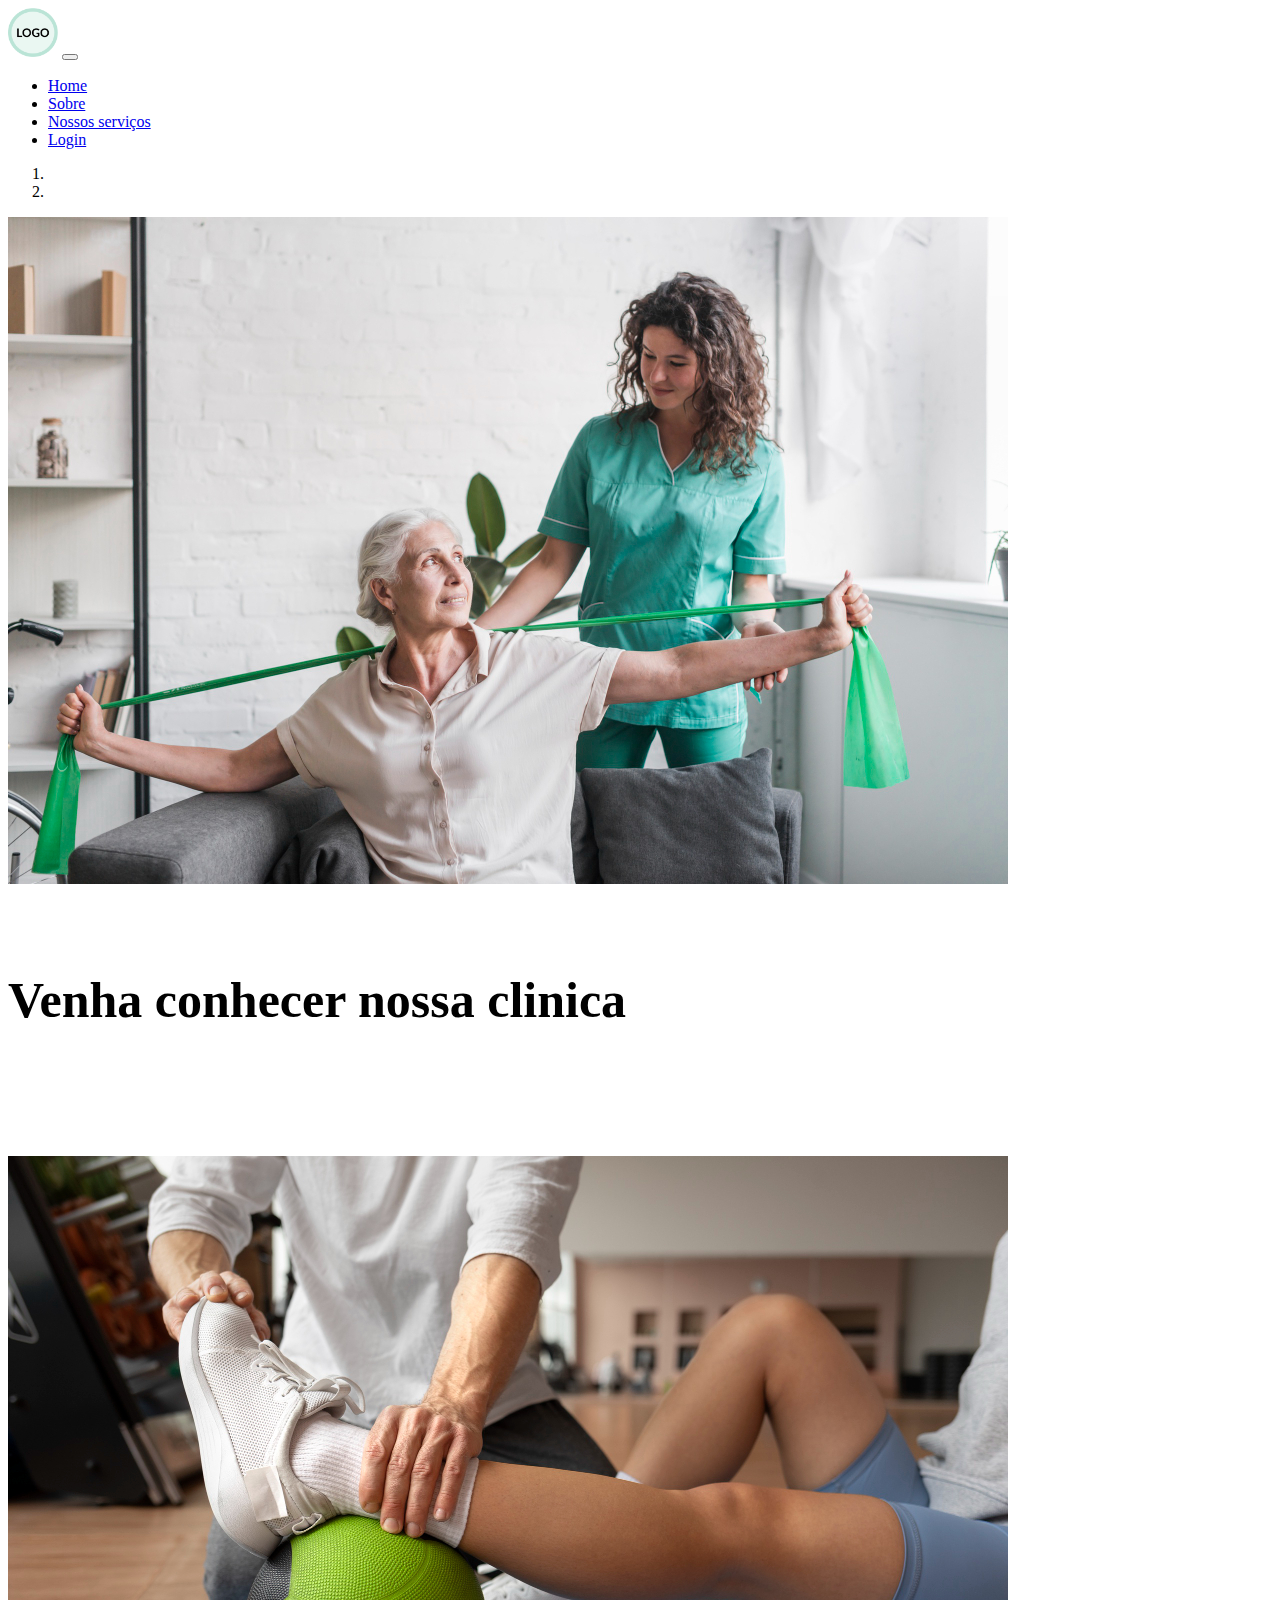
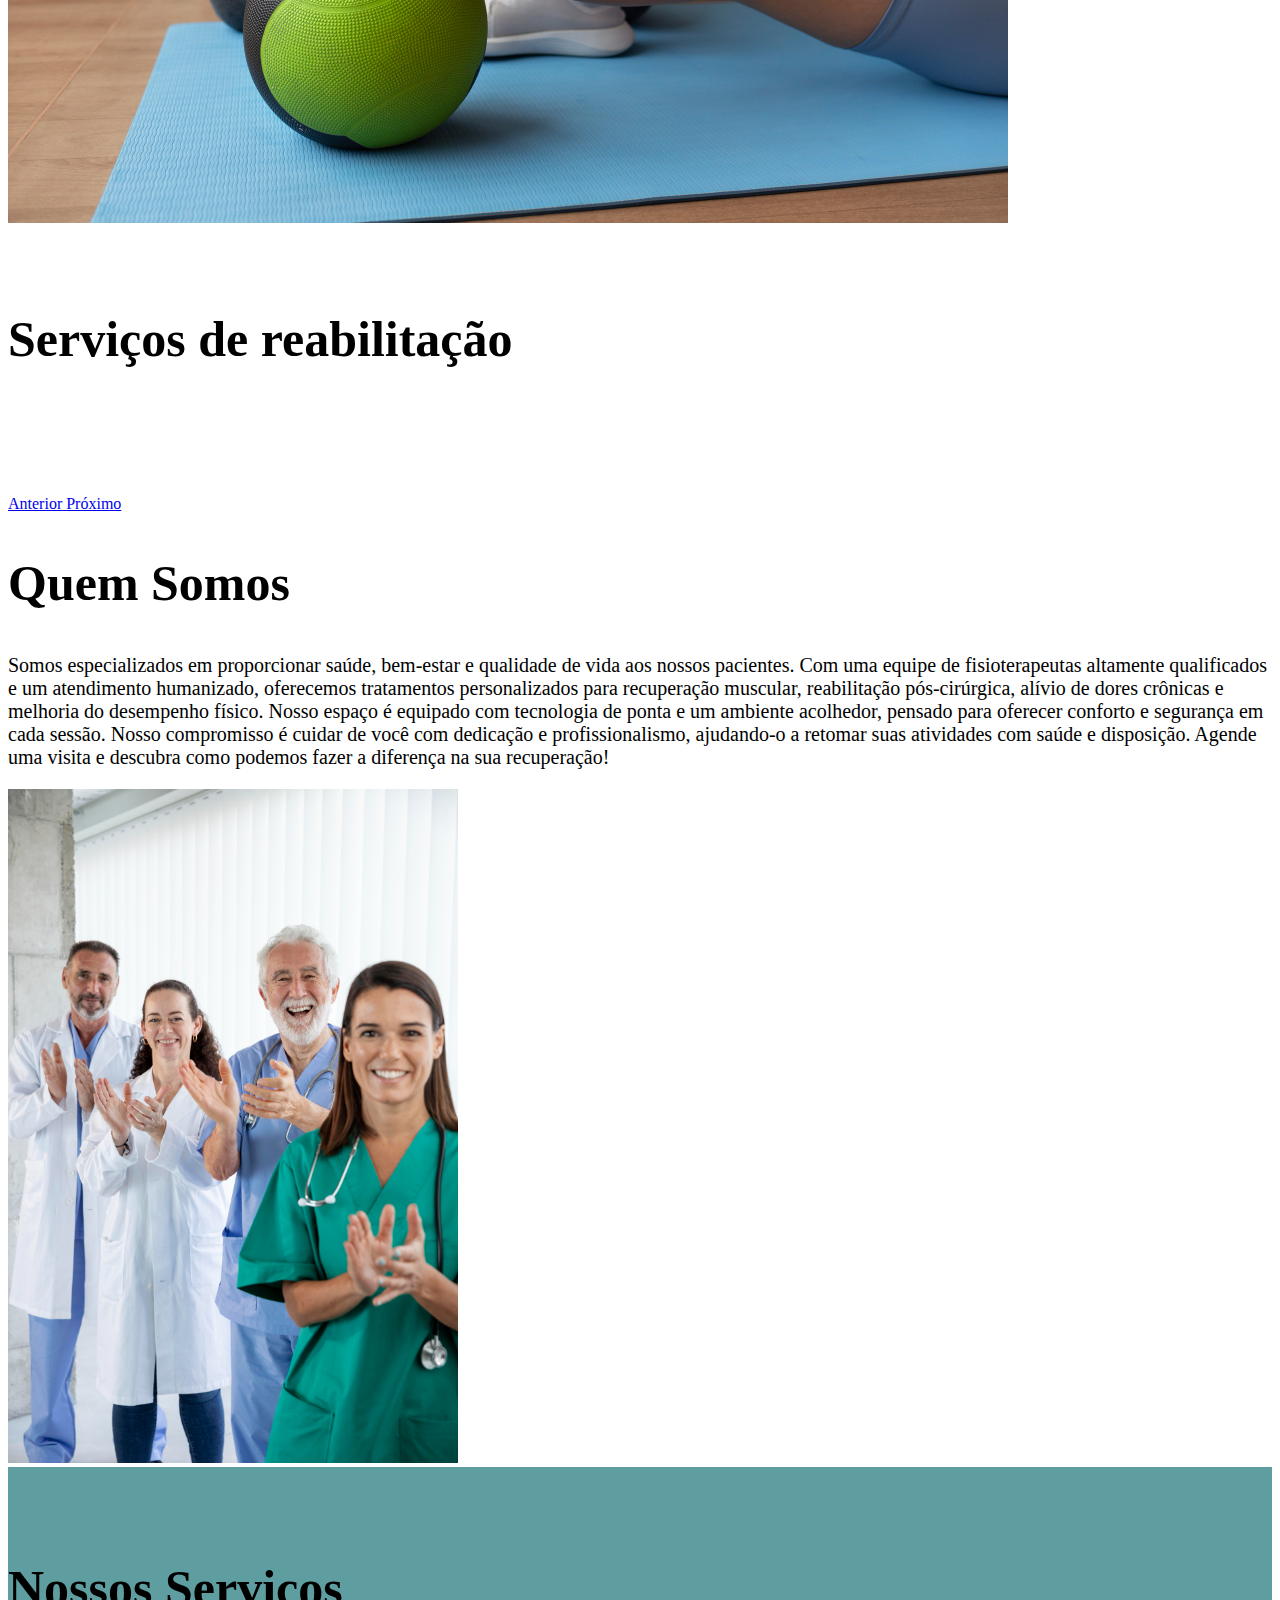
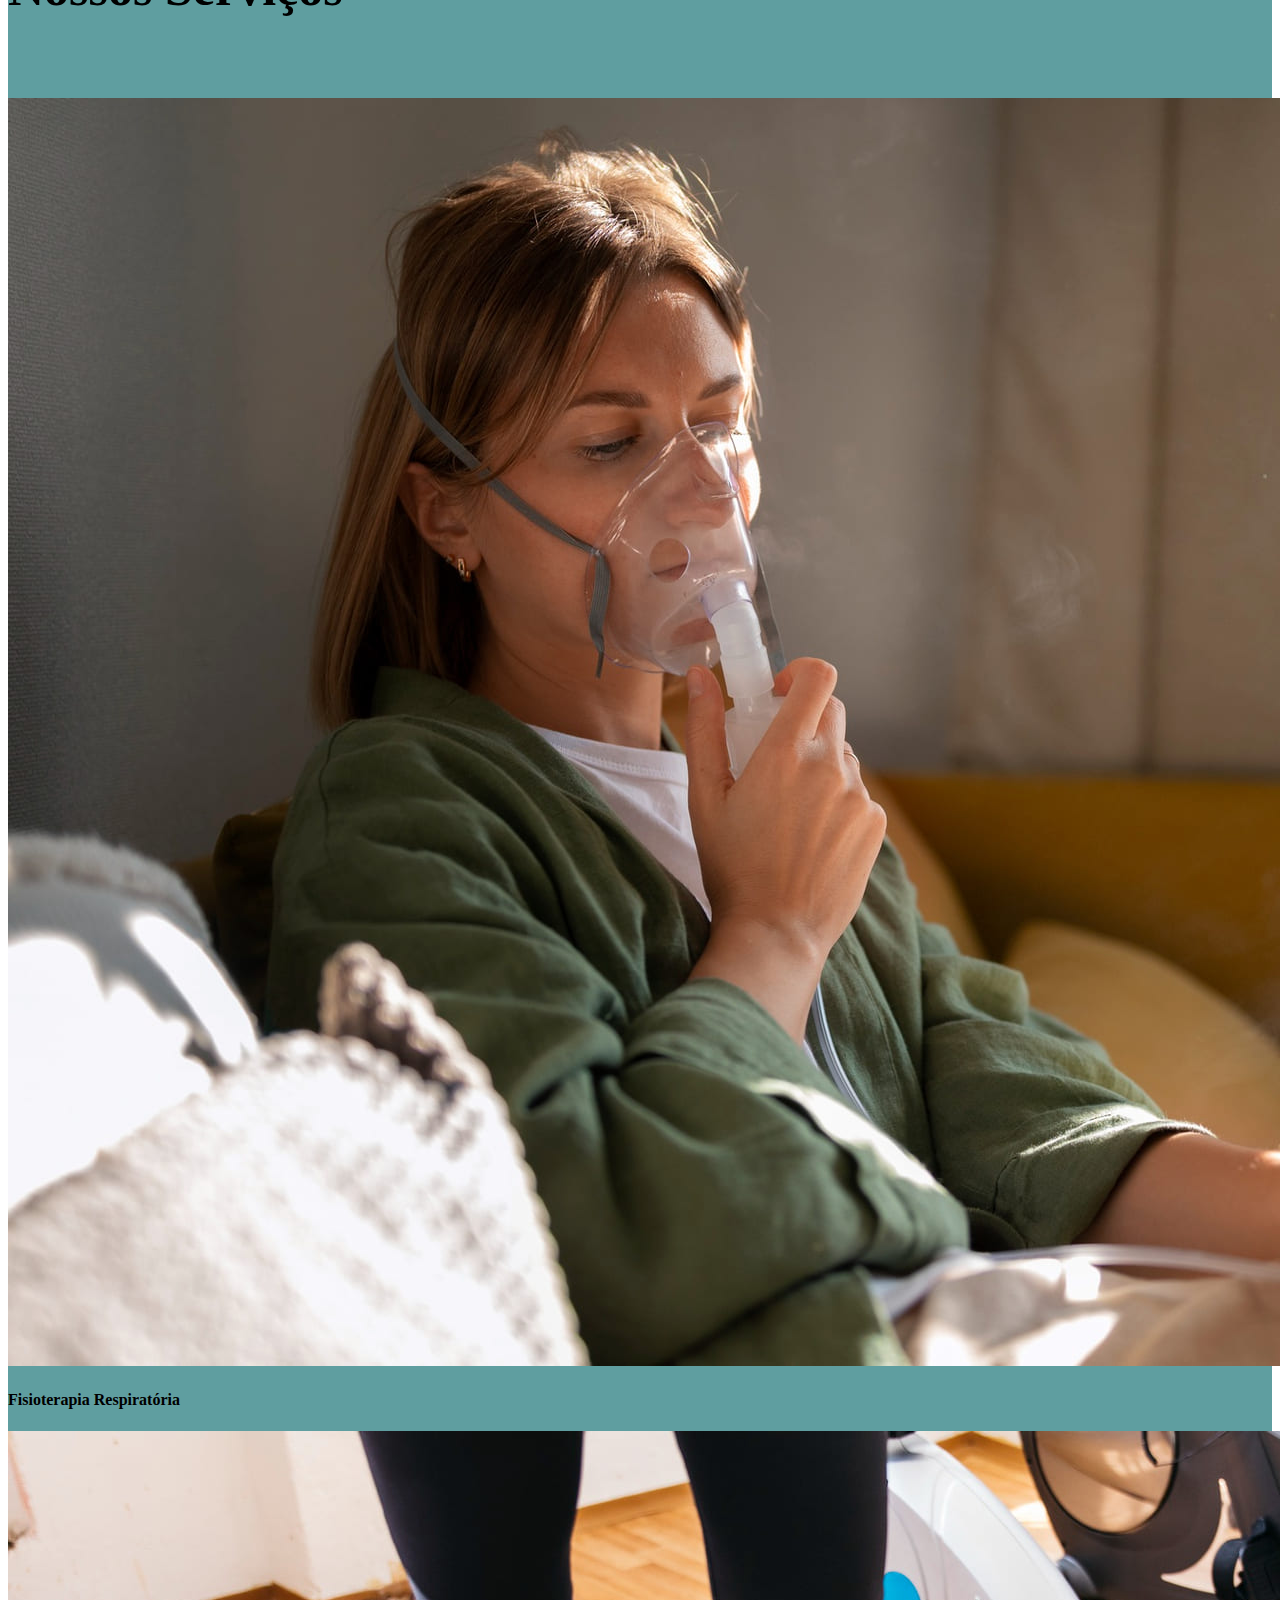
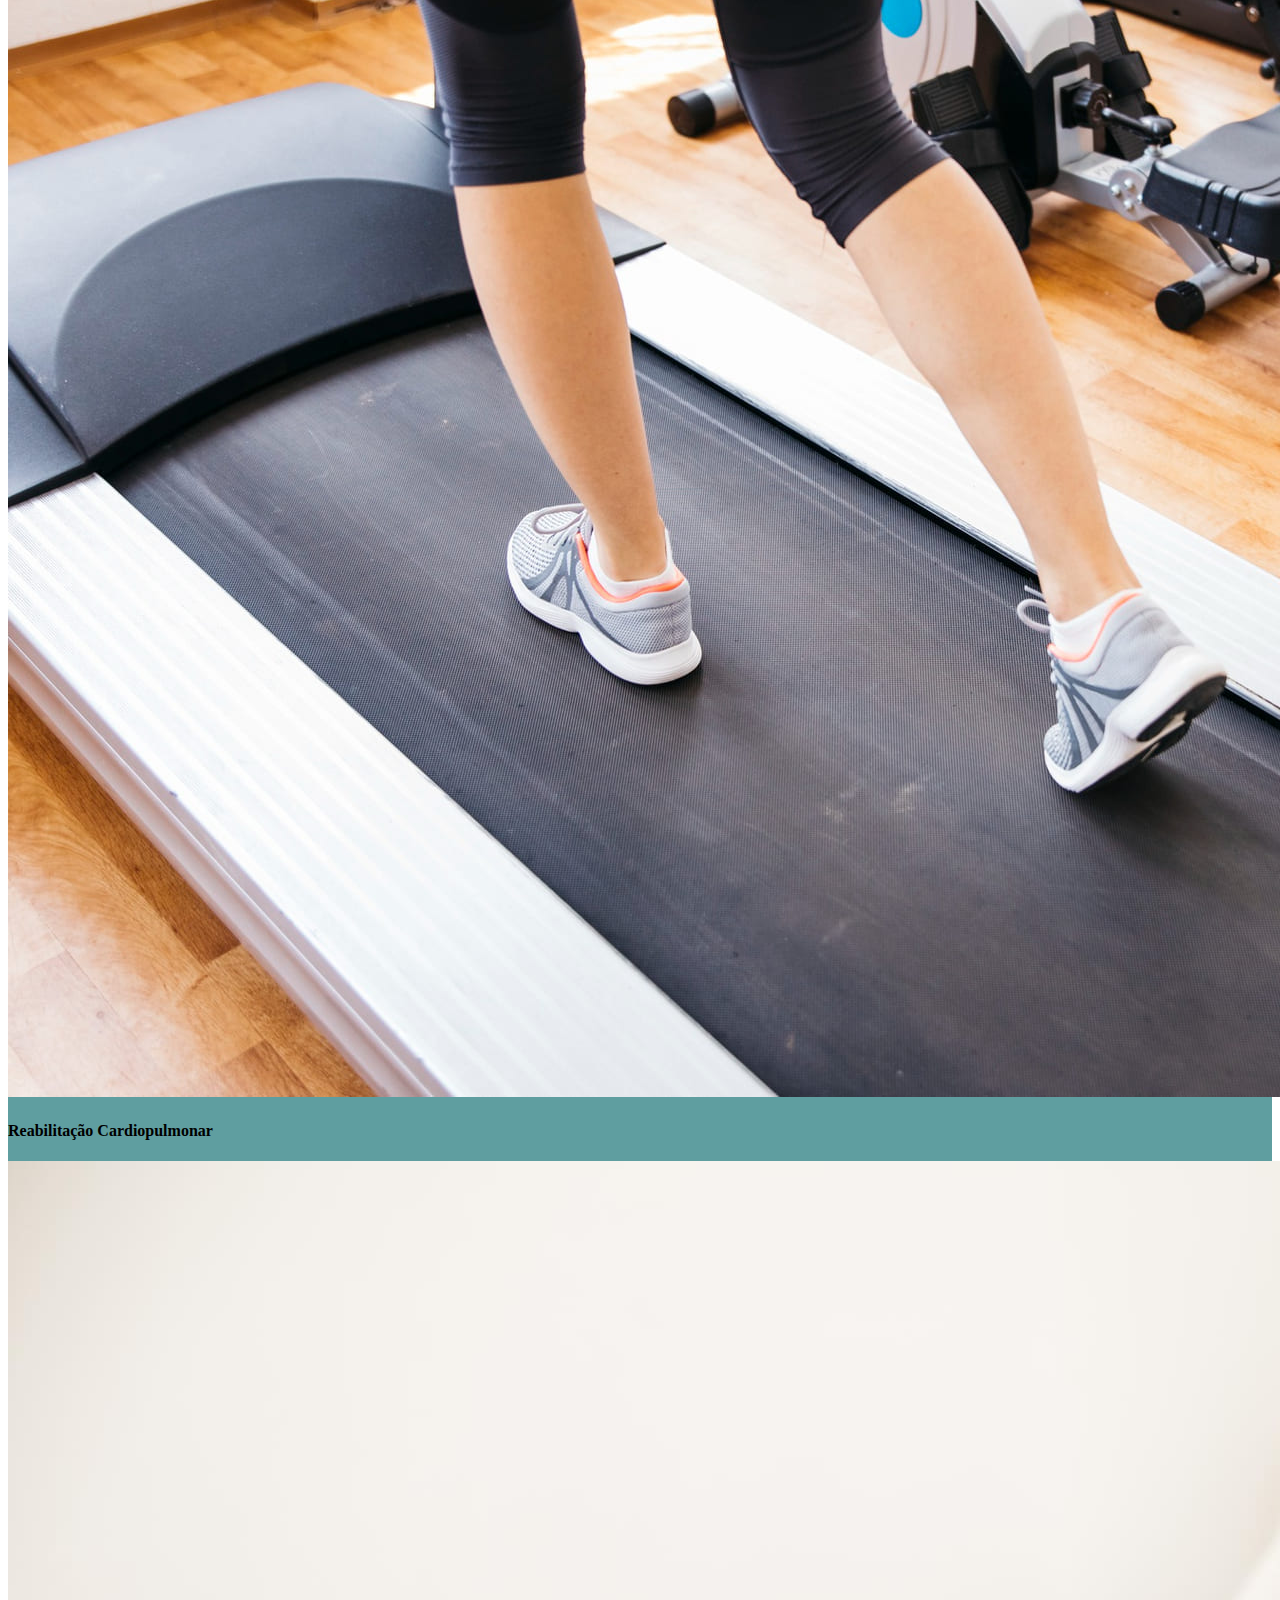
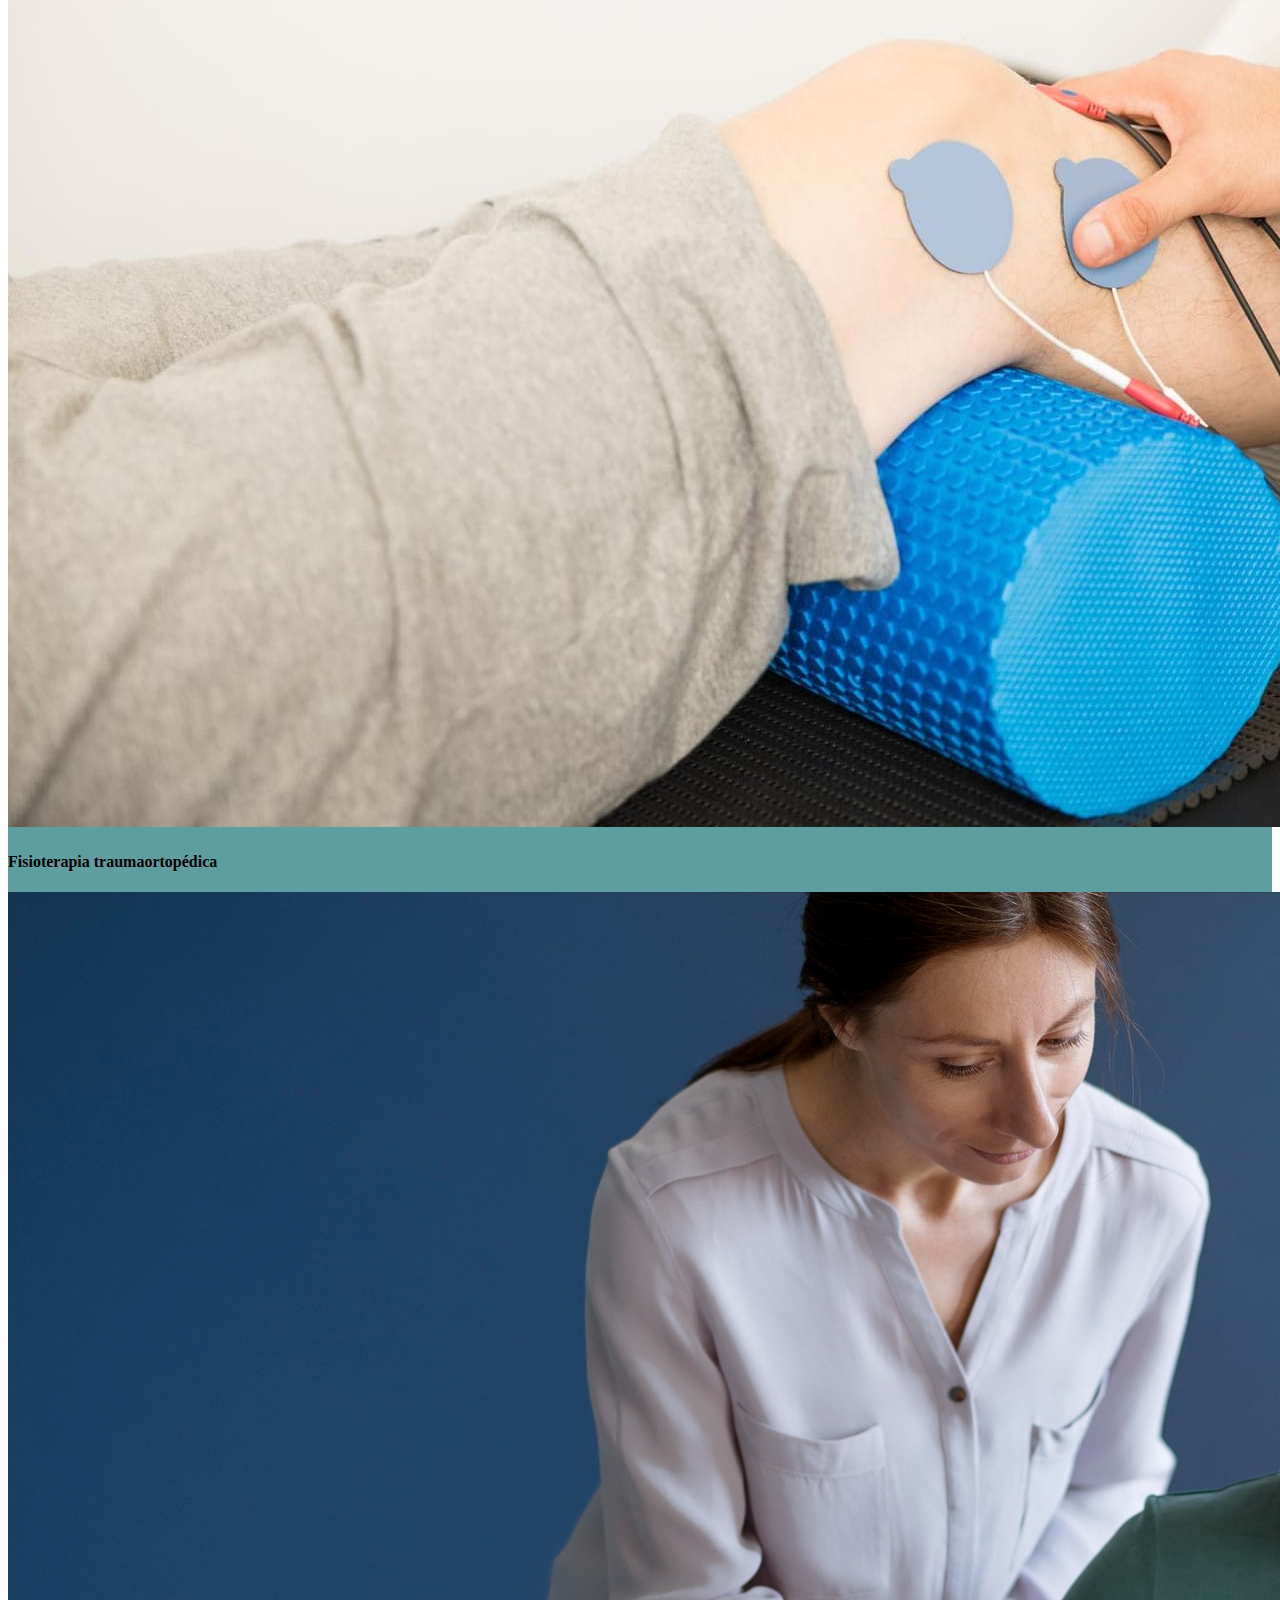
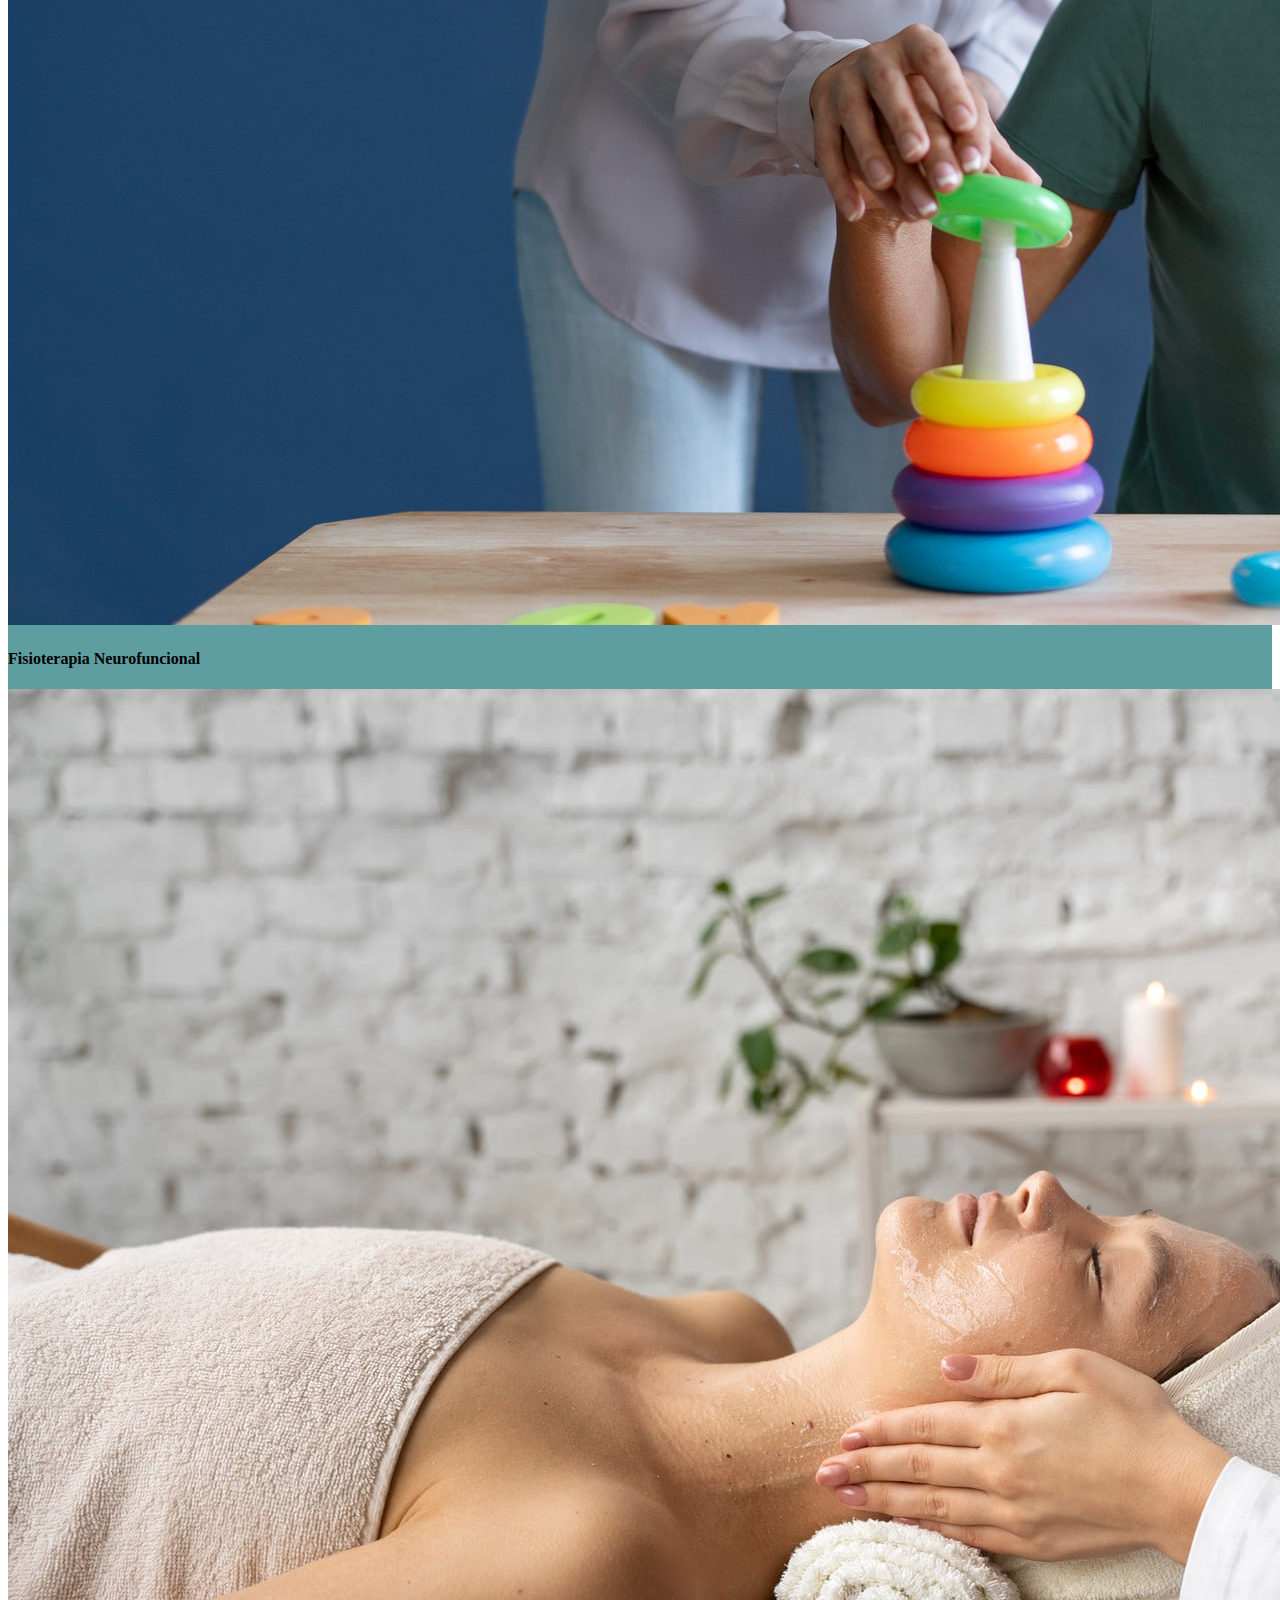
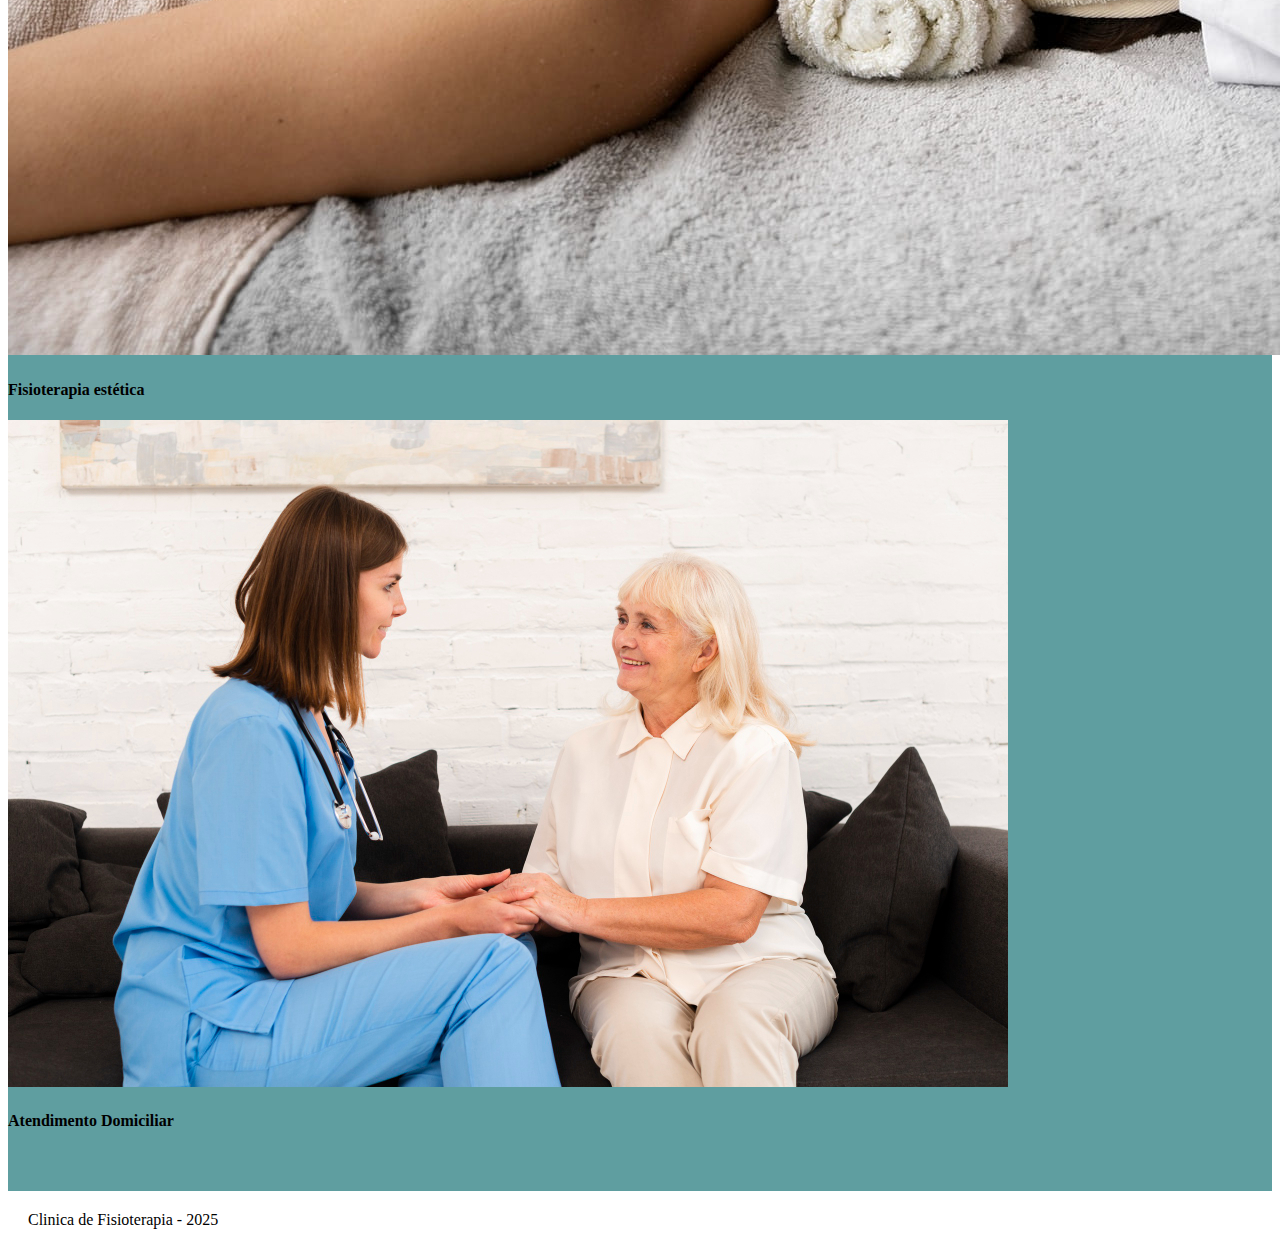
<file: index.html>
<!DOCTYPE html>
<html lang="en">
<head>
    <meta charset="UTF-8">
    <meta name="viewport" content="width=device-width, initial-scale=1.0">
    <title>Home</title>
    <!--Links bootstrap-->
    <link rel="stylesheet" href="https://stackpath.bootstrapcdn.com/bootstrap/4.1.3/css/bootstrap.min.css" integrity="sha384-MCw98/SFnGE8fJT3GXwEOngsV7Zt27NXFoaoApmYm81iuXoPkFOJwJ8ERdknLPMO" crossorigin="anonymous">
    <script src="https://code.jquery.com/jquery-3.3.1.slim.min.js" integrity="sha384-q8i/X+965DzO0rT7abK41JStQIAqVgRVzpbzo5smXKp4YfRvH+8abtTE1Pi6jizo" crossorigin="anonymous"></script>
    <script src="https://cdnjs.cloudflare.com/ajax/libs/popper.js/1.14.3/umd/popper.min.js" integrity="sha384-ZMP7rVo3mIykV+2+9J3UJ46jBk0WLaUAdn689aCwoqbBJiSnjAK/l8WvCWPIPm49" crossorigin="anonymous"></script>
    <script src="https://stackpath.bootstrapcdn.com/bootstrap/4.1.3/js/bootstrap.min.js" integrity="sha384-ChfqqxuZUCnJSK3+MXmPNIyE6ZbWh2IMqE241rYiqJxyMiZ6OW/JmZQ5stwEULTy" crossorigin="anonymous"></script>
    <link rel="stylesheet" href="./assets/css/style.css">
</head>
<body>
    <nav class="navbar navbar-expand-lg navbar-dark bg-primary">
        <div class="container-fluid">
            <a class="navbar-brand" href="index.html"><img class="img-logo" src="./assets/logo.png" alt="logo"></a>
            <button class="navbar-toggler" type="button" data-toggle="collapse" data-target="#conteudoNavbarSuportado" aria-controls="conteudoNavbarSuportado" aria-expanded="false" aria-label="Alterna navegação">
            <span class="navbar-toggler-icon"></span>
            </button>
        
            <div class="collapse navbar-collapse" id="conteudoNavbarSuportado">
            <ul class="navbar-nav ml-auto">
                <li class="nav-item active">
                <a class="nav-link" href="./home.html">Home</a>
                </li>
                <li class="nav-item">
                <a class="nav-link" href="#sobre">Sobre</a>
                </li>
                <li class="nav-item">
                <a class="nav-link" href="#servicos">Nossos serviços</a>
                </li>
                <li class="nav-item">
                <a class="nav-link" href="./login.php">Login</a>
                </li>
            </ul>
            </div>
        </div>
      </nav>
      <div id="carouselExampleIndicators" class="carousel slide" data-ride="carousel">
      <ol class="carousel-indicators">
        <li data-target="#carouselExampleIndicators" data-slide-to="0" class="active"></li>
        <li data-target="#carouselExampleIndicators" data-slide-to="1"></li>
      </ol>
      <div class="carousel-inner">
        <div class="carousel-item active">
          <img class="d-block w-100" src="./assets/imagem1.jpg" alt="Primeiro Slide"/>
          <div class="carousel-caption d-none d-md-block">
            <h5 style="color: black; font-size: 50px;">Venha conhecer nossa clinica</h5>
            <p style="color: white; font-size: 20px;">Sua saúde e seu bem estar é a nossa prioridade</p>
          </div>
        </div>
        <div class="carousel-item">
          <img class="d-block w-100" src="./assets/imagem2.jpg" alt="Segundo Slide"/>
          <div class="carousel-caption d-none d-md-block">
            <h5 style="color: black; font-size: 50px;">Serviços de reabilitação</h5>
            <p style="color: white; font-size: 20px;">Aqui temos os melhores profissionais</p>
          </div>
        </div>
      </div>
      <a class="carousel-control-prev"href="#carouselExampleIndicators" role="button" data-slide="prev">
        <span class="carousel-control-prev-icon" aria-hidden="true"></span>
        <span class="sr-only">Anterior</span>
      </a>
      <a class="carousel-control-next" href="#carouselExampleIndicators" role="button" data-slide="next">
        <span class="carousel-control-next-icon" aria-hidden="true"></span>
        <span class="sr-only">Próximo</span>
      </a>
    </div>
    <section class="container py-5 m-5" id="sobre">
        <h2 style="color: black; font-size: 50px;">Quem Somos</h2>
        <div class="row align-items-center">
            <div class="col-md-6">
                <p style="font-size: 20px;">
                    Somos especializados em proporcionar saúde, bem-estar e qualidade de vida aos nossos pacientes. Com uma equipe de fisioterapeutas altamente qualificados e um atendimento humanizado, oferecemos tratamentos personalizados para recuperação muscular, reabilitação pós-cirúrgica, alívio de dores crônicas e melhoria do desempenho físico.

                    Nosso espaço é equipado com tecnologia de ponta e um ambiente acolhedor, pensado para oferecer conforto e segurança em cada sessão. Nosso compromisso é cuidar de você com dedicação e profissionalismo, ajudando-o a retomar suas atividades com saúde e disposição.
                    
                    Agende uma visita e descubra como podemos fazer a diferença na sua recuperação!
                </p>
            </div>
        
            <div class="col-md-6">
                <img class="img-fluid rounded"  src="./assets/imagem3.jpg" width="450px" alt="">
            </div>
        </div>
    </section>
    <section style="background-color: cadetblue; padding-bottom: 40px;padding-top: 50px;"  py-5 m-5 w-100" id="servicos">
        <div class="container">
            <h2 style="color: black; font-size: 50px;padding-bottom: 40px;">Nossos Serviços</h2>
            <div  class="row text-center">
                <div class="col-md-4">
                    <img src="./assets/fisioterapia-respiratoria.jpg" class="img-fluid rounded mb-3" alt="Serviço 1">
                    <h4>Fisioterapia Respiratória</h4>
                </div>
                <div class="col-md-4">
                    <img src="./assets/reabilitacaoCardiopulmonar.jpg" class="img-fluid rounded mb-3" alt="Serviço 1">
                    <h4>Reabilitação Cardiopulmonar</h4>
                </div>
                <div class="col-md-4">
                    <img src="./assets/traumaortopedica1.jpg" class="img-fluid rounded mb-3" alt="Serviço 1">
                    <h4>Fisioterapia traumaortopédica</h4>
                </div>
            </div>
        </div>

        <div class="container">
            <div  class="row text-center">
                <div class="col-md-4">
                    <img src="./assets/neurofuncional.jpg" class="img-fluid rounded mb-3" alt="Serviço 1">
                    <h4>Fisioterapia Neurofuncional</h4>
                </div>
                <div class="col-md-4">
                    <img src="./assets/dermatofuncional1.jpg" class="img-fluid rounded mb-3" alt="Serviço 1">
                    <h4>Fisioterapia estética</h4>
                </div>
                <div class="col-md-4">
                    <img src="./assets/atendimentoDomiciliar.jpg" class="img-fluid rounded mb-3" alt="Serviço 1">
                    <h4>Atendimento Domiciliar</h4>
                </div>
            </div>
        </div>
    </section>
    <footer style="margin: 20px;;" class="text-center">
       <p> Clinica de Fisioterapia - 2025</p>
       
    </footer>
</body>
</html>
</file>
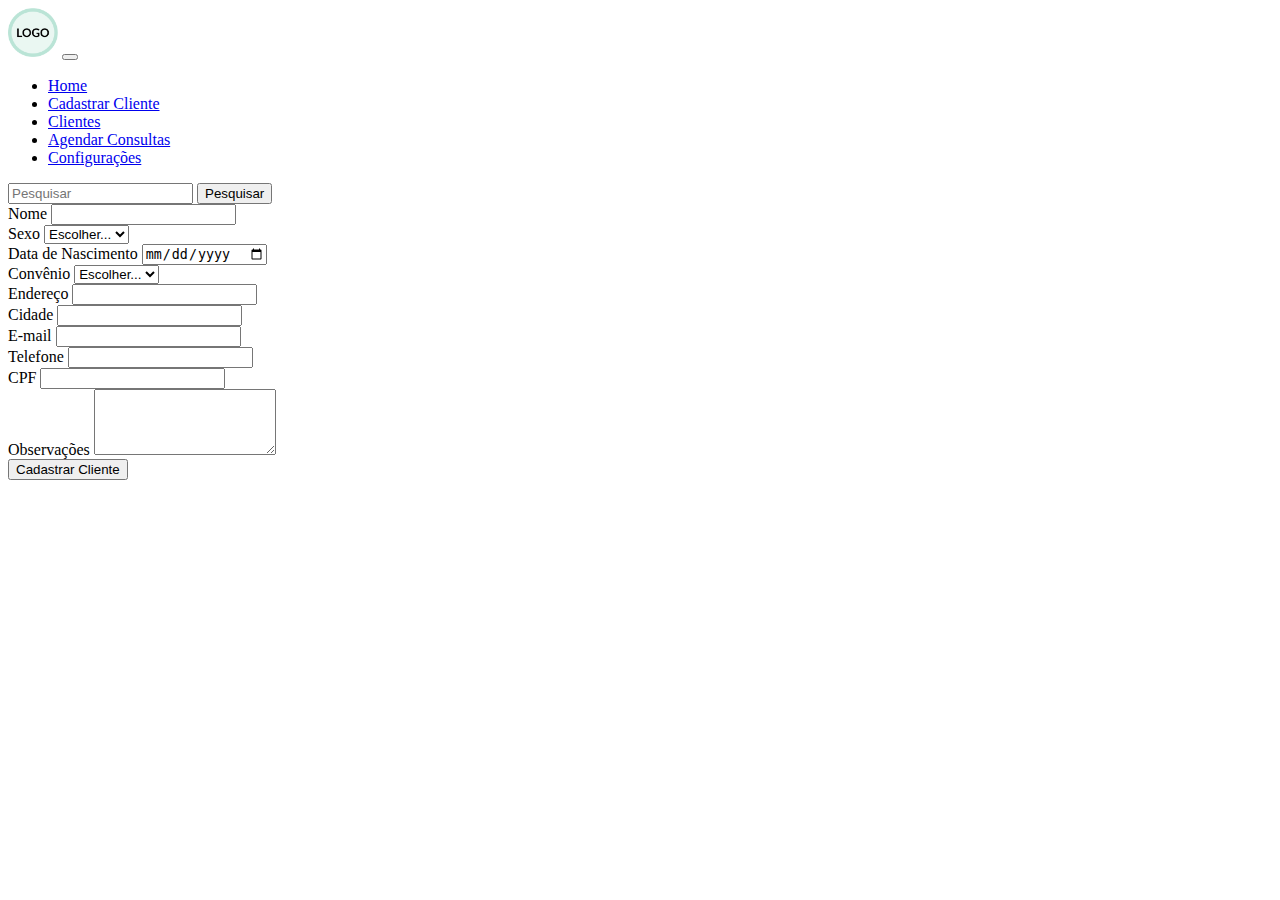
<file: novo-cliente.html>
<!DOCTYPE html>
<html lang="pt-br">

<head>
    <meta charset="UTF-8">
    <meta name="viewport" content="width=device-width, initial-scale=1.0">
    <title>Cadastrar Cliente</title>
    <link rel="stylesheet" href="./assets/css/style.css">
    <!--links bootstrap-->
    <link rel="stylesheet" href="https://stackpath.bootstrapcdn.com/bootstrap/4.1.3/css/bootstrap.min.css" integrity="sha384-MCw98/SFnGE8fJT3GXwEOngsV7Zt27NXFoaoApmYm81iuXoPkFOJwJ8ERdknLPMO" crossorigin="anonymous">
    <script src="https://code.jquery.com/jquery-3.3.1.slim.min.js" integrity="sha384-q8i/X+965DzO0rT7abK41JStQIAqVgRVzpbzo5smXKp4YfRvH+8abtTE1Pi6jizo" crossorigin="anonymous"></script>
    <script src="https://cdnjs.cloudflare.com/ajax/libs/popper.js/1.14.3/umd/popper.min.js" integrity="sha384-ZMP7rVo3mIykV+2+9J3UJ46jBk0WLaUAdn689aCwoqbBJiSnjAK/l8WvCWPIPm49" crossorigin="anonymous"></script>
    <script src="https://stackpath.bootstrapcdn.com/bootstrap/4.1.3/js/bootstrap.min.js" integrity="sha384-ChfqqxuZUCnJSK3+MXmPNIyE6ZbWh2IMqE241rYiqJxyMiZ6OW/JmZQ5stwEULTy" crossorigin="anonymous"></script>
    <style>
        .linkSair{
        color: white;
        margin-left: 10px;
        
      }
    </style>
</head>

<body>
    <nav class="navbar navbar-expand-lg navbar-dark bg-primary">
        <a class="navbar-brand" href="paginaInicial.php"><img class="img-logo" src="./assets/logo.png" alt="logo"></a>
        <button class="navbar-toggler" type="button" data-toggle="collapse" data-target="#conteudoNavbarSuportado" aria-controls="conteudoNavbarSuportado" aria-expanded="false" aria-label="Alterna navegação">
            <span class="navbar-toggler-icon"></span>
        </button>

        <div class="collapse navbar-collapse" id="conteudoNavbarSuportado">
            <ul class="navbar-nav mr-auto">
                <li class="nav-item">
                    <a class="nav-link" href="./paginaInicial.php">Home</a>
                </li>
                <li class="nav-item active">
                    <a class="nav-link" href="./novo-cliente.html">Cadastrar Cliente</a>
                </li>
                <li class="nav-item">
                    <a class="nav-link" href="./clientes.php">Clientes</a>
                </li>
                <li class="nav-item">
                    <a class="nav-link" href="./novo-agendamento.php">Agendar Consultas</a>
                </li>
                <li class="nav-item">
                    <a class="nav-link" href="#">Configurações</a>
                </li>
            </ul>
            <form class="form-inline my-2 my-lg-0">
                <input class="form-control mr-sm-2 " type="search" placeholder="Pesquisar" aria-label="Pesquisar">
                <button class="btn btn-light my-2 my-sm-0 " type="submit">Pesquisar</button>
                <a class="linkSair" href="./logout.php" onclick="return confirm('Tem certeza que deseja sair?');">Sair</a>
            </form>
        </div>
    </nav>
    <form action="./cadastrar-cliente.php" method="post" class="m-4">
        <div class="form-row">
            <div class="col-5">
                <label for="nomeCliente">Nome</label>
                <input type="text" class="form-control" name="nomeCliente" id="nomeCliente">
            </div>
            <div class="col-auto">
                <label for="sexoCliente">Sexo</label>
                <select class="custom-select mr-sm-2" id="sexoCliente" name="sexoCliente">
                    <option selected>Escolher...</option>
                    <option value="F">F</option>
                    <option value="M">M</option>
                </select>
            </div>
            <div class="col-auto">
                <label for="dataNascimento">Data de Nascimento</label>
                <input type="date" class="form-control" name="dataNascimento" id="dataNascimento">
            </div>
            <div class="col-auto">
                <label for="convenioCliente">Convênio</label>
                <select class="custom-select mr-sm-2" name="convenioCliente" id="convenioCliente">
                    <option selected>Escolher...</option>
                    <option value="particular">Particular</option>
                    <option value="convenio">Convênio</option>
                </select>
            </div>
        </div>
        <div class="form-row">
            <div class="col-5">
                <label for="inputEndereco">Endereço</label>
                <input type="text" class="form-control" name="inputEndereco" id="inputEndereco">
            </div>
            <div class="form-group col-5">
                <label for="inputCidade">Cidade</label>
                <input type="text" class="form-control" name="inputCidade"  id="inputCidade">
            </div>

        </div>
        <div class="form-row">
            <div class="col-5">
                <label for="emailCliente">E-mail</label>
                <input type="text" class="form-control" name="emailCliente" id="emailCliente">
            </div>
            <div class="col-auto">
                <label for="inputTelefone">Telefone</label>
                <input type="tel" class="form-control" name="inputTelefone" id="inputTelefone">
            </div>
            <div class="col-auto">
                <label for="inputCPF">CPF</label>
                <input type="number" class="form-control" id="inputCPF" name="inputCPF">
            </div>
        </div>
        <div class="form-row">


        </div>
        <div class="form-group col-5 p-0">
            <label for="textarea">Observações</label>
            <textarea class="form-control" id="textarea" name="textarea" rows="4"></textarea>
        </div>
        <button type="submit" name="submit" class="btn btn-primary">Cadastrar Cliente</button>
    </form>
</body>

</html>
</file>
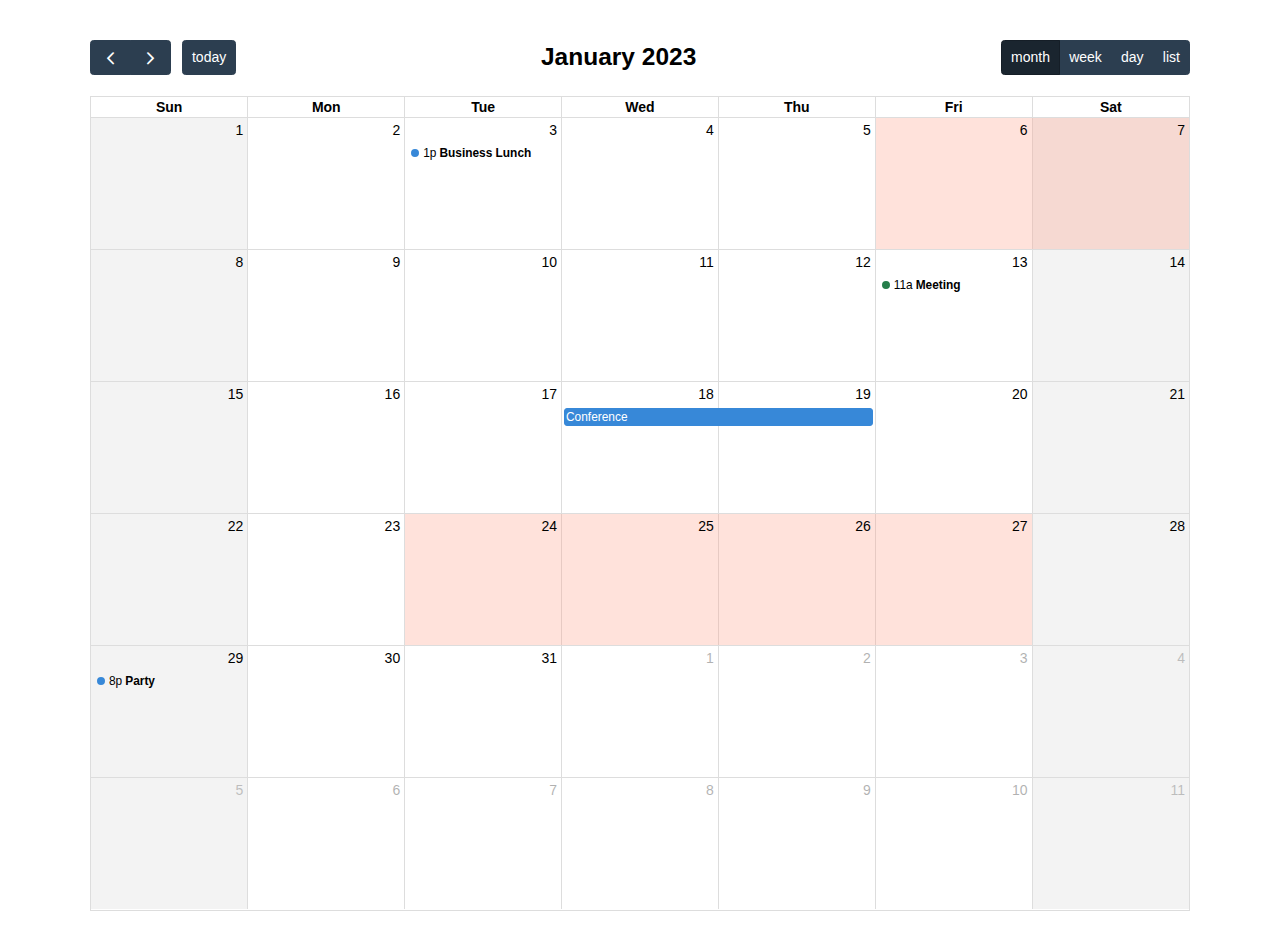
<file: fullcalendar-6.1.15/fullcalendar-6.1.15/examples/background-events.html>
<!DOCTYPE html>
<html>
<head>
<meta charset='utf-8' />
<script src='../dist/index.global.js'></script>
<script>

  document.addEventListener('DOMContentLoaded', function() {
    var calendarEl = document.getElementById('calendar');

    var calendar = new FullCalendar.Calendar(calendarEl, {
      headerToolbar: {
        left: 'prev,next today',
        center: 'title',
        right: 'dayGridMonth,timeGridWeek,timeGridDay,listMonth'
      },
      initialDate: '2023-01-12',
      navLinks: true, // can click day/week names to navigate views
      businessHours: true, // display business hours
      editable: true,
      selectable: true,
      events: [
        {
          title: 'Business Lunch',
          start: '2023-01-03T13:00:00',
          constraint: 'businessHours'
        },
        {
          title: 'Meeting',
          start: '2023-01-13T11:00:00',
          constraint: 'availableForMeeting', // defined below
          color: '#257e4a'
        },
        {
          title: 'Conference',
          start: '2023-01-18',
          end: '2023-01-20'
        },
        {
          title: 'Party',
          start: '2023-01-29T20:00:00'
        },

        // areas where "Meeting" must be dropped
        {
          groupId: 'availableForMeeting',
          start: '2023-01-11T10:00:00',
          end: '2023-01-11T16:00:00',
          display: 'background'
        },
        {
          groupId: 'availableForMeeting',
          start: '2023-01-13T10:00:00',
          end: '2023-01-13T16:00:00',
          display: 'background'
        },

        // red areas where no events can be dropped
        {
          start: '2023-01-24',
          end: '2023-01-28',
          overlap: false,
          display: 'background',
          color: '#ff9f89'
        },
        {
          start: '2023-01-06',
          end: '2023-01-08',
          overlap: false,
          display: 'background',
          color: '#ff9f89'
        }
      ]
    });

    calendar.render();
  });

</script>
<style>

  body {
    margin: 40px 10px;
    padding: 0;
    font-family: Arial, Helvetica Neue, Helvetica, sans-serif;
    font-size: 14px;
  }

  #calendar {
    max-width: 1100px;
    margin: 0 auto;
  }

</style>
</head>
<body>

  <div id='calendar'></div>

</body>
</html>
</file>
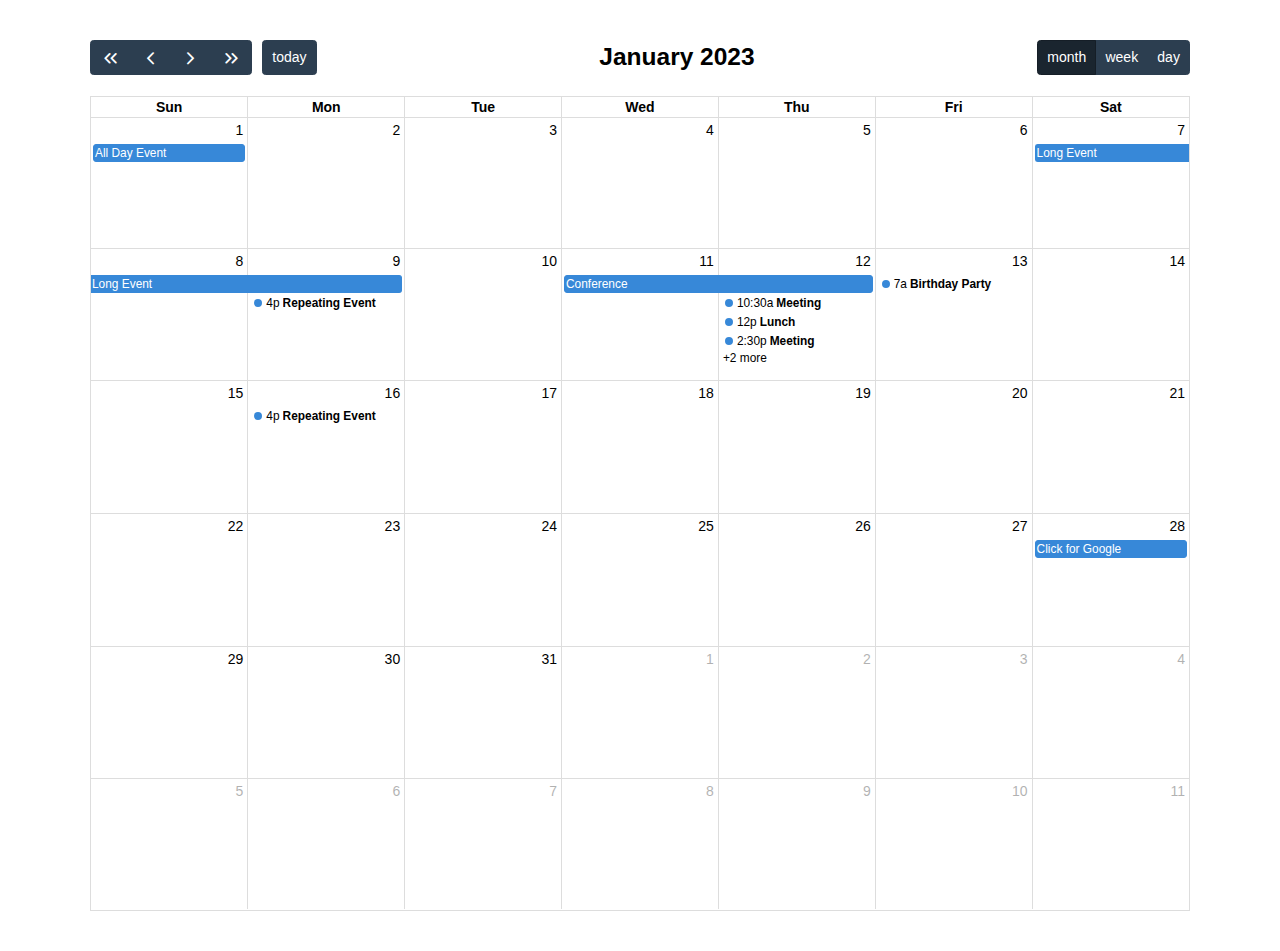
<file: fullcalendar-6.1.15/fullcalendar-6.1.15/examples/daygrid-views.html>
<!DOCTYPE html>
<html>
<head>
<meta charset='utf-8' />
<script src='../dist/index.global.js'></script>
<script>

  document.addEventListener('DOMContentLoaded', function() {
    var calendarEl = document.getElementById('calendar');

    var calendar = new FullCalendar.Calendar(calendarEl, {
      headerToolbar: {
        left: 'prevYear,prev,next,nextYear today',
        center: 'title',
        right: 'dayGridMonth,dayGridWeek,dayGridDay'
      },
      initialDate: '2023-01-12',
      navLinks: true, // can click day/week names to navigate views
      editable: true,
      dayMaxEvents: true, // allow "more" link when too many events
      events: [
        {
          title: 'All Day Event',
          start: '2023-01-01'
        },
        {
          title: 'Long Event',
          start: '2023-01-07',
          end: '2023-01-10'
        },
        {
          groupId: 999,
          title: 'Repeating Event',
          start: '2023-01-09T16:00:00'
        },
        {
          groupId: 999,
          title: 'Repeating Event',
          start: '2023-01-16T16:00:00'
        },
        {
          title: 'Conference',
          start: '2023-01-11',
          end: '2023-01-13'
        },
        {
          title: 'Meeting',
          start: '2023-01-12T10:30:00',
          end: '2023-01-12T12:30:00'
        },
        {
          title: 'Lunch',
          start: '2023-01-12T12:00:00'
        },
        {
          title: 'Meeting',
          start: '2023-01-12T14:30:00'
        },
        {
          title: 'Happy Hour',
          start: '2023-01-12T17:30:00'
        },
        {
          title: 'Dinner',
          start: '2023-01-12T20:00:00'
        },
        {
          title: 'Birthday Party',
          start: '2023-01-13T07:00:00'
        },
        {
          title: 'Click for Google',
          url: 'http://google.com/',
          start: '2023-01-28'
        }
      ]
    });

    calendar.render();
  });

</script>
<style>

  body {
    margin: 40px 10px;
    padding: 0;
    font-family: Arial, Helvetica Neue, Helvetica, sans-serif;
    font-size: 14px;
  }

  #calendar {
    max-width: 1100px;
    margin: 0 auto;
  }

</style>
</head>
<body>

  <div id='calendar'></div>

</body>
</html>
</file>
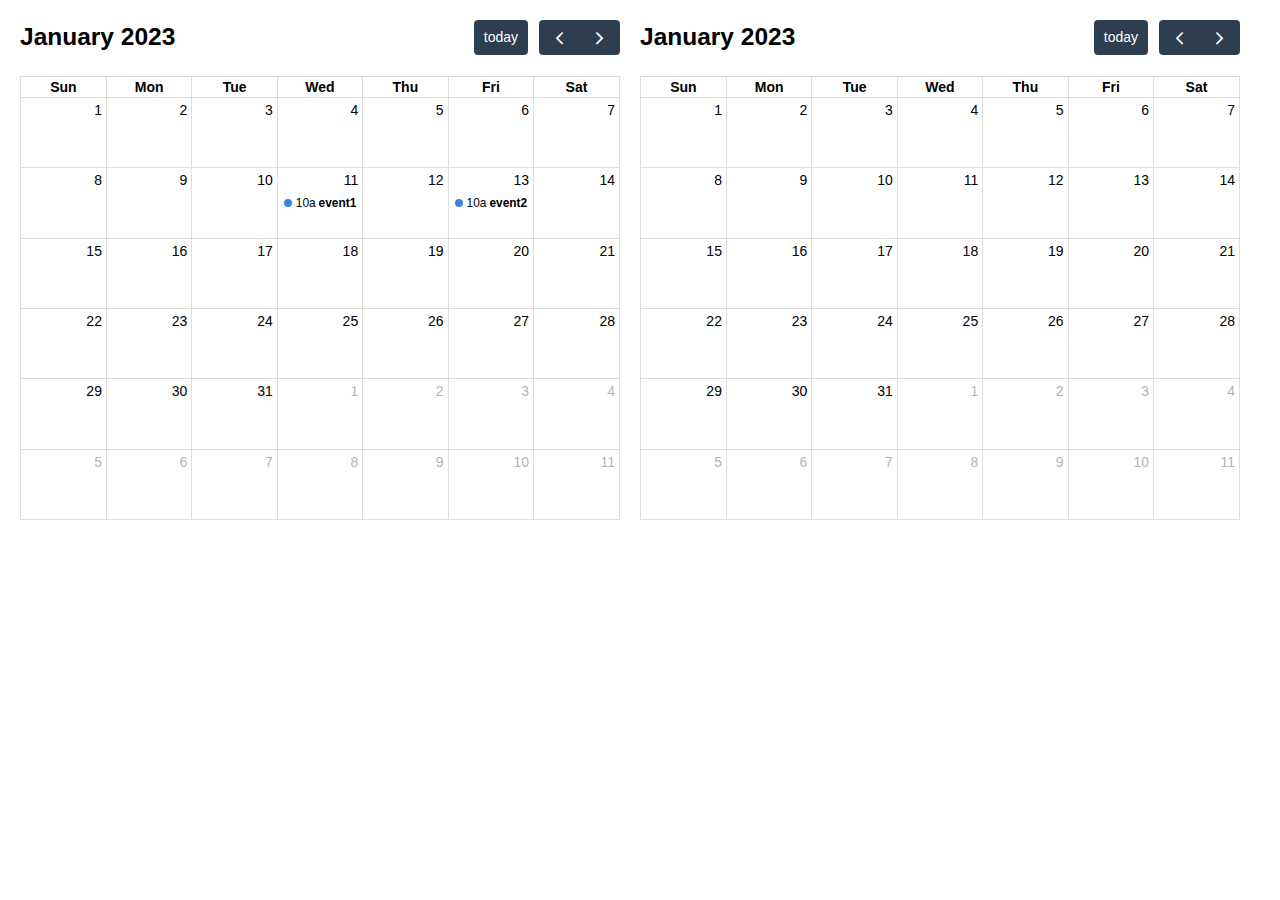
<file: fullcalendar-6.1.15/fullcalendar-6.1.15/examples/external-dragging-2cals.html>
<!DOCTYPE html>
<html>
<head>
<meta charset='utf-8' />
<script src='../dist/index.global.js'></script>
<script>

  document.addEventListener('DOMContentLoaded', function() {
    var srcCalendarEl = document.getElementById('source-calendar');
    var destCalendarEl = document.getElementById('destination-calendar');

    var srcCalendar = new FullCalendar.Calendar(srcCalendarEl, {
      editable: true,
      initialDate: '2023-01-12',
      events: [
        {
          title: 'event1',
          start: '2023-01-11T10:00:00',
          end: '2023-01-11T16:00:00'
        },
        {
          title: 'event2',
          start: '2023-01-13T10:00:00',
          end: '2023-01-13T16:00:00'
        }
      ],
      eventLeave: function(info) {
        console.log('event left!', info.event);
      }
    });

    var destCalendar = new FullCalendar.Calendar(destCalendarEl, {
      initialDate: '2023-01-12',
      editable: true,
      droppable: true, // will let it receive events!
      eventReceive: function(info) {
        console.log('event received!', info.event);
      }
    });

    srcCalendar.render();
    destCalendar.render();
  });

</script>
<style>

  body {
    margin: 20px 0 0 20px;
    font-size: 14px;
    font-family: Arial, Helvetica Neue, Helvetica, sans-serif;
  }

  #source-calendar,
  #destination-calendar {
    float: left;
    width: 600px;
    margin: 0 20px 20px 0;
  }

</style>
</head>
<body>

  <div id='source-calendar'></div>
  <div id='destination-calendar'></div>

</body>
</html>
</file>
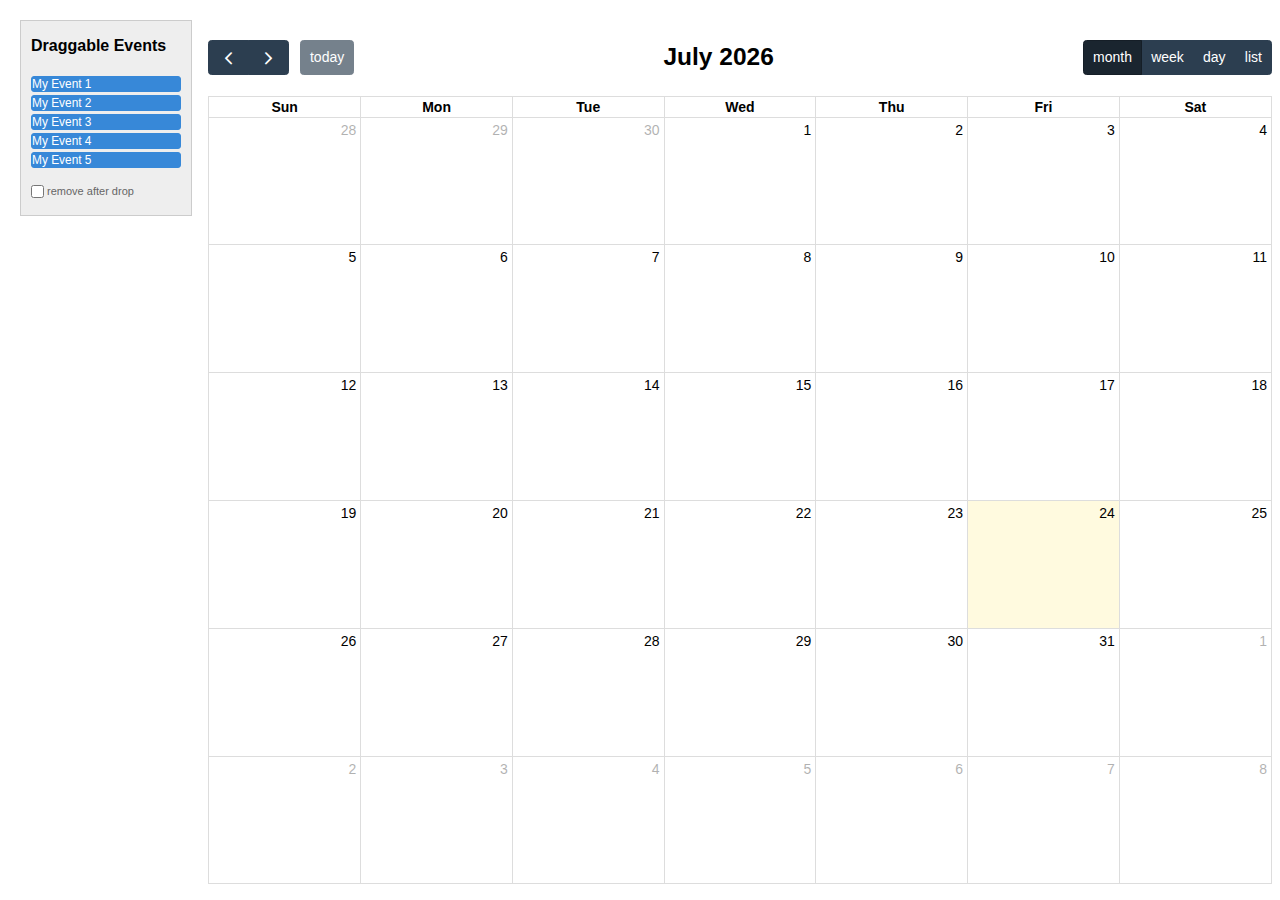
<file: fullcalendar-6.1.15/fullcalendar-6.1.15/examples/external-dragging-builtin.html>
<!DOCTYPE html>
<html>
<head>
<meta charset='utf-8' />
<script src='../dist/index.global.js'></script>
<script>

  document.addEventListener('DOMContentLoaded', function() {

    /* initialize the external events
    -----------------------------------------------------------------*/

    var containerEl = document.getElementById('external-events-list');
    new FullCalendar.Draggable(containerEl, {
      itemSelector: '.fc-event',
      eventData: function(eventEl) {
        return {
          title: eventEl.innerText.trim()
        }
      }
    });

    //// the individual way to do it
    // var containerEl = document.getElementById('external-events-list');
    // var eventEls = Array.prototype.slice.call(
    //   containerEl.querySelectorAll('.fc-event')
    // );
    // eventEls.forEach(function(eventEl) {
    //   new FullCalendar.Draggable(eventEl, {
    //     eventData: {
    //       title: eventEl.innerText.trim(),
    //     }
    //   });
    // });

    /* initialize the calendar
    -----------------------------------------------------------------*/

    var calendarEl = document.getElementById('calendar');
    var calendar = new FullCalendar.Calendar(calendarEl, {
      headerToolbar: {
        left: 'prev,next today',
        center: 'title',
        right: 'dayGridMonth,timeGridWeek,timeGridDay,listWeek'
      },
      editable: true,
      droppable: true, // this allows things to be dropped onto the calendar
      drop: function(arg) {
        // is the "remove after drop" checkbox checked?
        if (document.getElementById('drop-remove').checked) {
          // if so, remove the element from the "Draggable Events" list
          arg.draggedEl.parentNode.removeChild(arg.draggedEl);
        }
      }
    });
    calendar.render();

  });

</script>
<style>

  body {
    margin-top: 40px;
    font-size: 14px;
    font-family: Arial, Helvetica Neue, Helvetica, sans-serif;
  }

  #external-events {
    position: fixed;
    left: 20px;
    top: 20px;
    width: 150px;
    padding: 0 10px;
    border: 1px solid #ccc;
    background: #eee;
    text-align: left;
  }

  #external-events h4 {
    font-size: 16px;
    margin-top: 0;
    padding-top: 1em;
  }

  #external-events .fc-event {
    margin: 3px 0;
    cursor: move;
  }

  #external-events p {
    margin: 1.5em 0;
    font-size: 11px;
    color: #666;
  }

  #external-events p input {
    margin: 0;
    vertical-align: middle;
  }

  #calendar-wrap {
    margin-left: 200px;
  }

  #calendar {
    max-width: 1100px;
    margin: 0 auto;
  }

</style>
</head>
<body>
  <div id='wrap'>

    <div id='external-events'>
      <h4>Draggable Events</h4>

      <div id='external-events-list'>
        <div class='fc-event fc-h-event fc-daygrid-event fc-daygrid-block-event'>
          <div class='fc-event-main'>My Event 1</div>
        </div>
        <div class='fc-event fc-h-event fc-daygrid-event fc-daygrid-block-event'>
          <div class='fc-event-main'>My Event 2</div>
        </div>
        <div class='fc-event fc-h-event fc-daygrid-event fc-daygrid-block-event'>
          <div class='fc-event-main'>My Event 3</div>
        </div>
        <div class='fc-event fc-h-event fc-daygrid-event fc-daygrid-block-event'>
          <div class='fc-event-main'>My Event 4</div>
        </div>
        <div class='fc-event fc-h-event fc-daygrid-event fc-daygrid-block-event'>
          <div class='fc-event-main'>My Event 5</div>
        </div>
      </div>

      <p>
        <input type='checkbox' id='drop-remove' />
        <label for='drop-remove'>remove after drop</label>
      </p>
    </div>

    <div id='calendar-wrap'>
      <div id='calendar'></div>
    </div>

  </div>
</body>
</html>
</file>
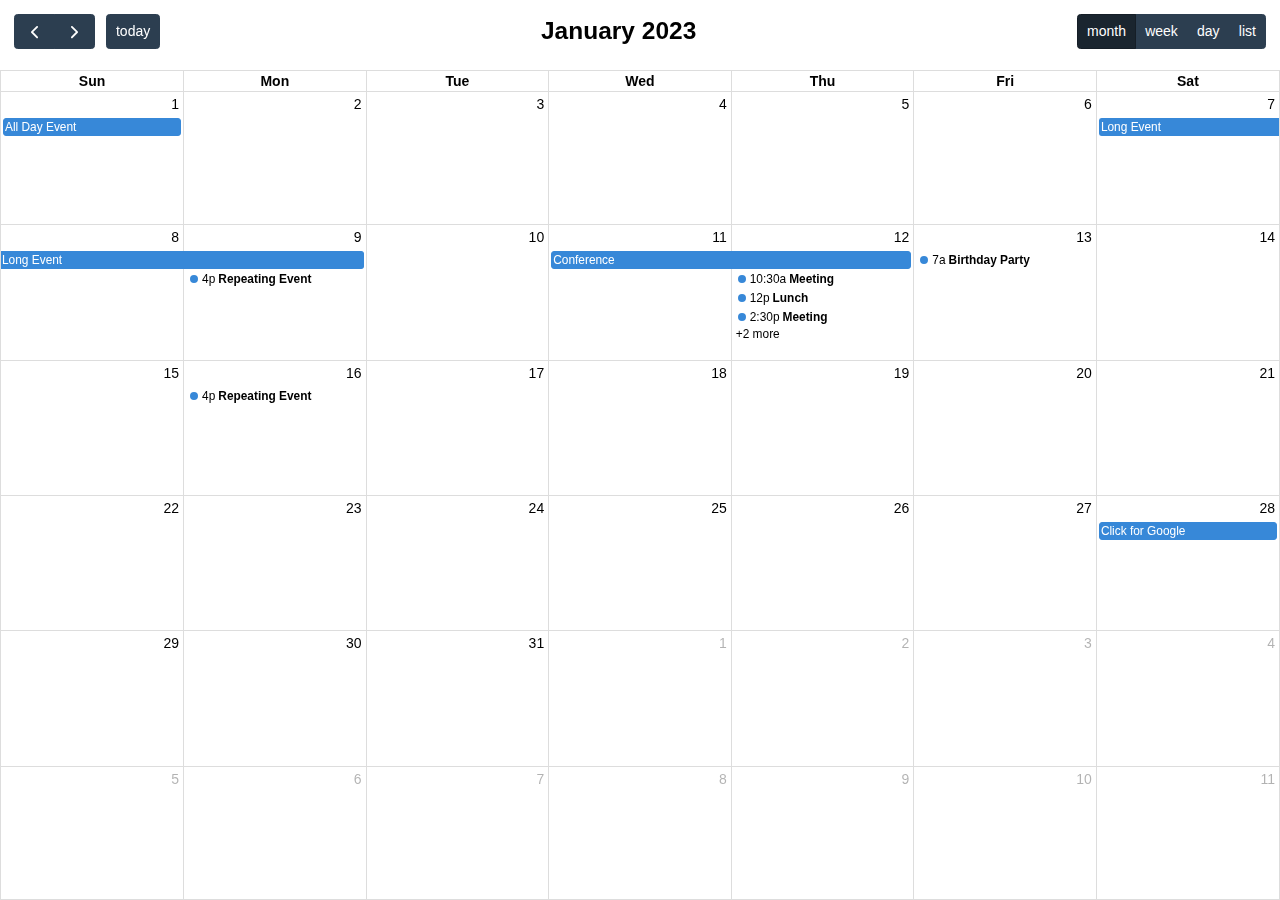
<file: fullcalendar-6.1.15/fullcalendar-6.1.15/examples/full-height.html>
<!DOCTYPE html>
<html>
<head>
<meta charset='utf-8' />
<script src='../dist/index.global.js'></script>
<script>

  document.addEventListener('DOMContentLoaded', function() {
    var calendarEl = document.getElementById('calendar');

    var calendar = new FullCalendar.Calendar(calendarEl, {
      height: '100%',
      expandRows: true,
      slotMinTime: '08:00',
      slotMaxTime: '20:00',
      headerToolbar: {
        left: 'prev,next today',
        center: 'title',
        right: 'dayGridMonth,timeGridWeek,timeGridDay,listWeek'
      },
      initialView: 'dayGridMonth',
      initialDate: '2023-01-12',
      navLinks: true, // can click day/week names to navigate views
      editable: true,
      selectable: true,
      nowIndicator: true,
      dayMaxEvents: true, // allow "more" link when too many events
      events: [
        {
          title: 'All Day Event',
          start: '2023-01-01',
        },
        {
          title: 'Long Event',
          start: '2023-01-07',
          end: '2023-01-10'
        },
        {
          groupId: 999,
          title: 'Repeating Event',
          start: '2023-01-09T16:00:00'
        },
        {
          groupId: 999,
          title: 'Repeating Event',
          start: '2023-01-16T16:00:00'
        },
        {
          title: 'Conference',
          start: '2023-01-11',
          end: '2023-01-13'
        },
        {
          title: 'Meeting',
          start: '2023-01-12T10:30:00',
          end: '2023-01-12T12:30:00'
        },
        {
          title: 'Lunch',
          start: '2023-01-12T12:00:00'
        },
        {
          title: 'Meeting',
          start: '2023-01-12T14:30:00'
        },
        {
          title: 'Happy Hour',
          start: '2023-01-12T17:30:00'
        },
        {
          title: 'Dinner',
          start: '2023-01-12T20:00:00'
        },
        {
          title: 'Birthday Party',
          start: '2023-01-13T07:00:00'
        },
        {
          title: 'Click for Google',
          url: 'http://google.com/',
          start: '2023-01-28'
        }
      ]
    });

    calendar.render();
  });

</script>
<style>

  html, body {
    overflow: hidden; /* don't do scrollbars */
    font-family: Arial, Helvetica Neue, Helvetica, sans-serif;
    font-size: 14px;
  }

  #calendar-container {
    position: fixed;
    top: 0;
    left: 0;
    right: 0;
    bottom: 0;
  }

  .fc-header-toolbar {
    /*
    the calendar will be butting up against the edges,
    but let's scoot in the header's buttons
    */
    padding-top: 1em;
    padding-left: 1em;
    padding-right: 1em;
  }

</style>
</head>
<body>

  <div id='calendar-container'>
    <div id='calendar'></div>
  </div>

</body>
</html>
</file>
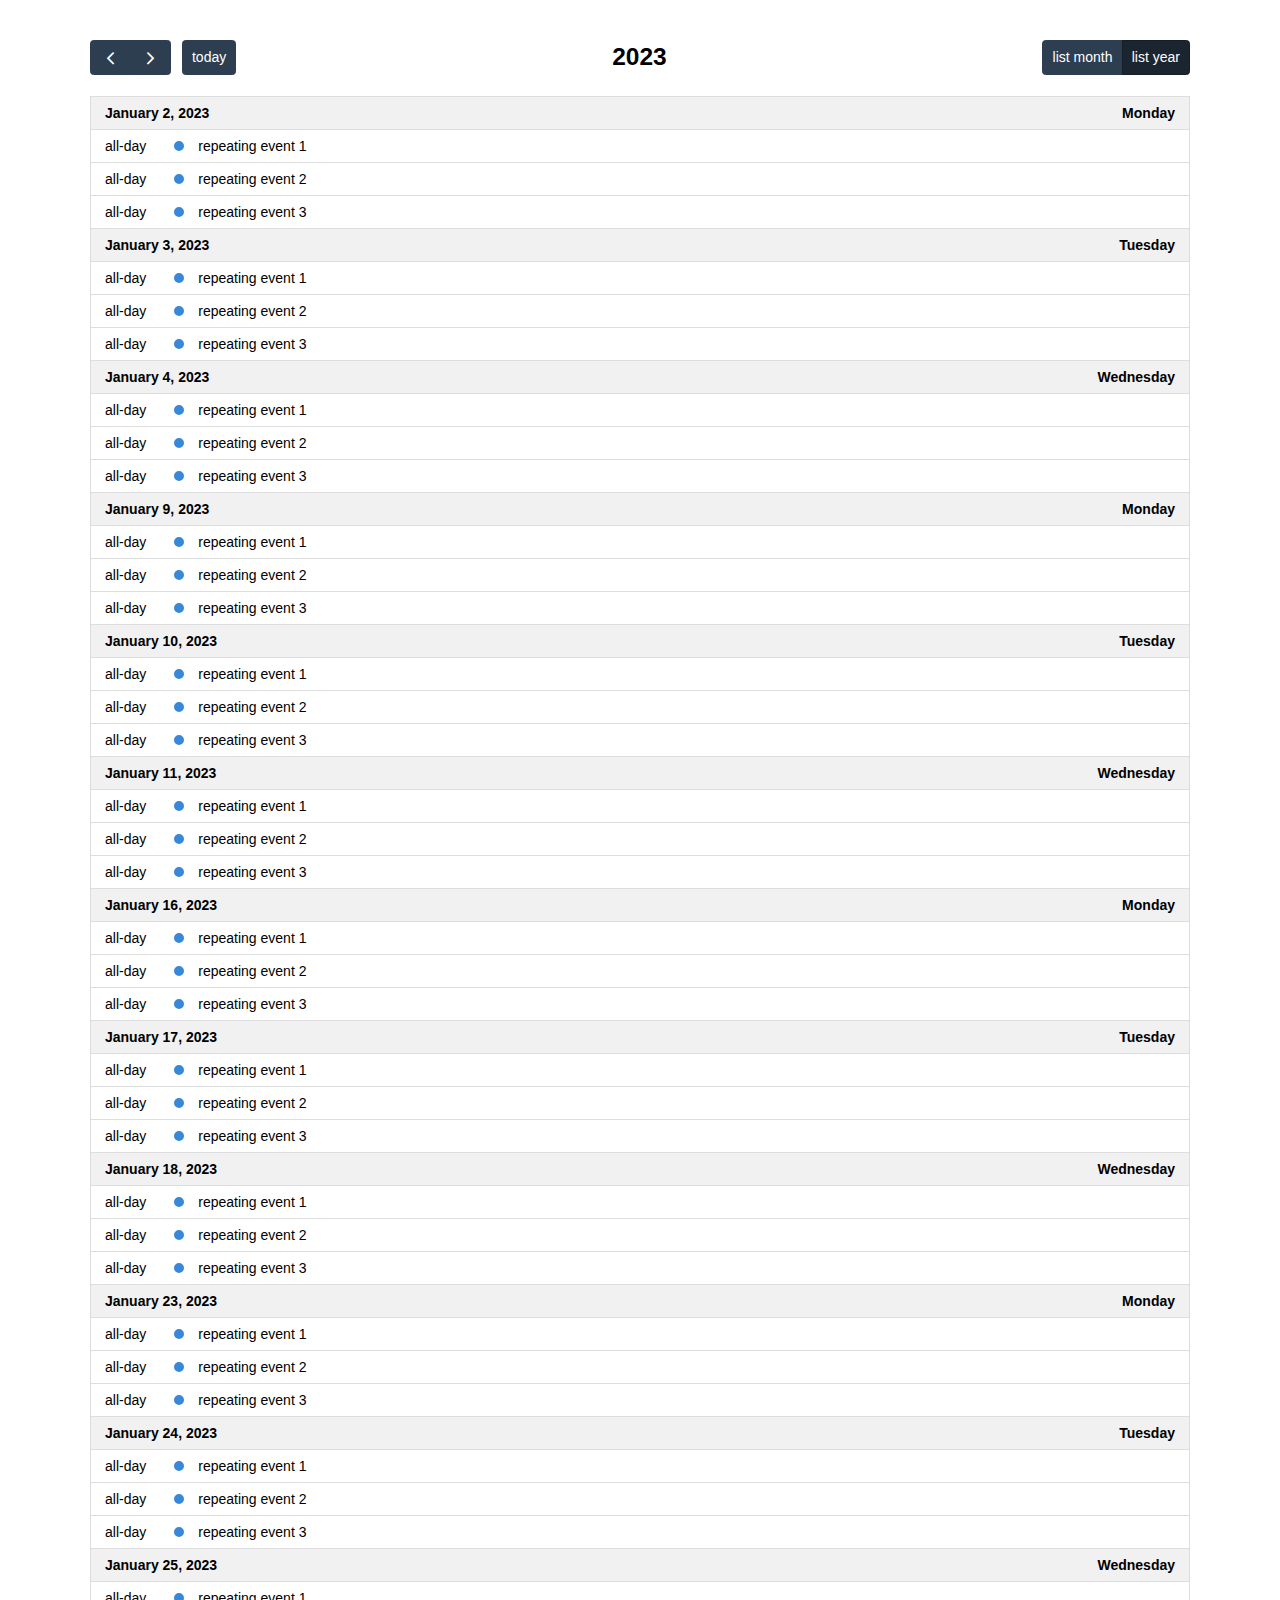
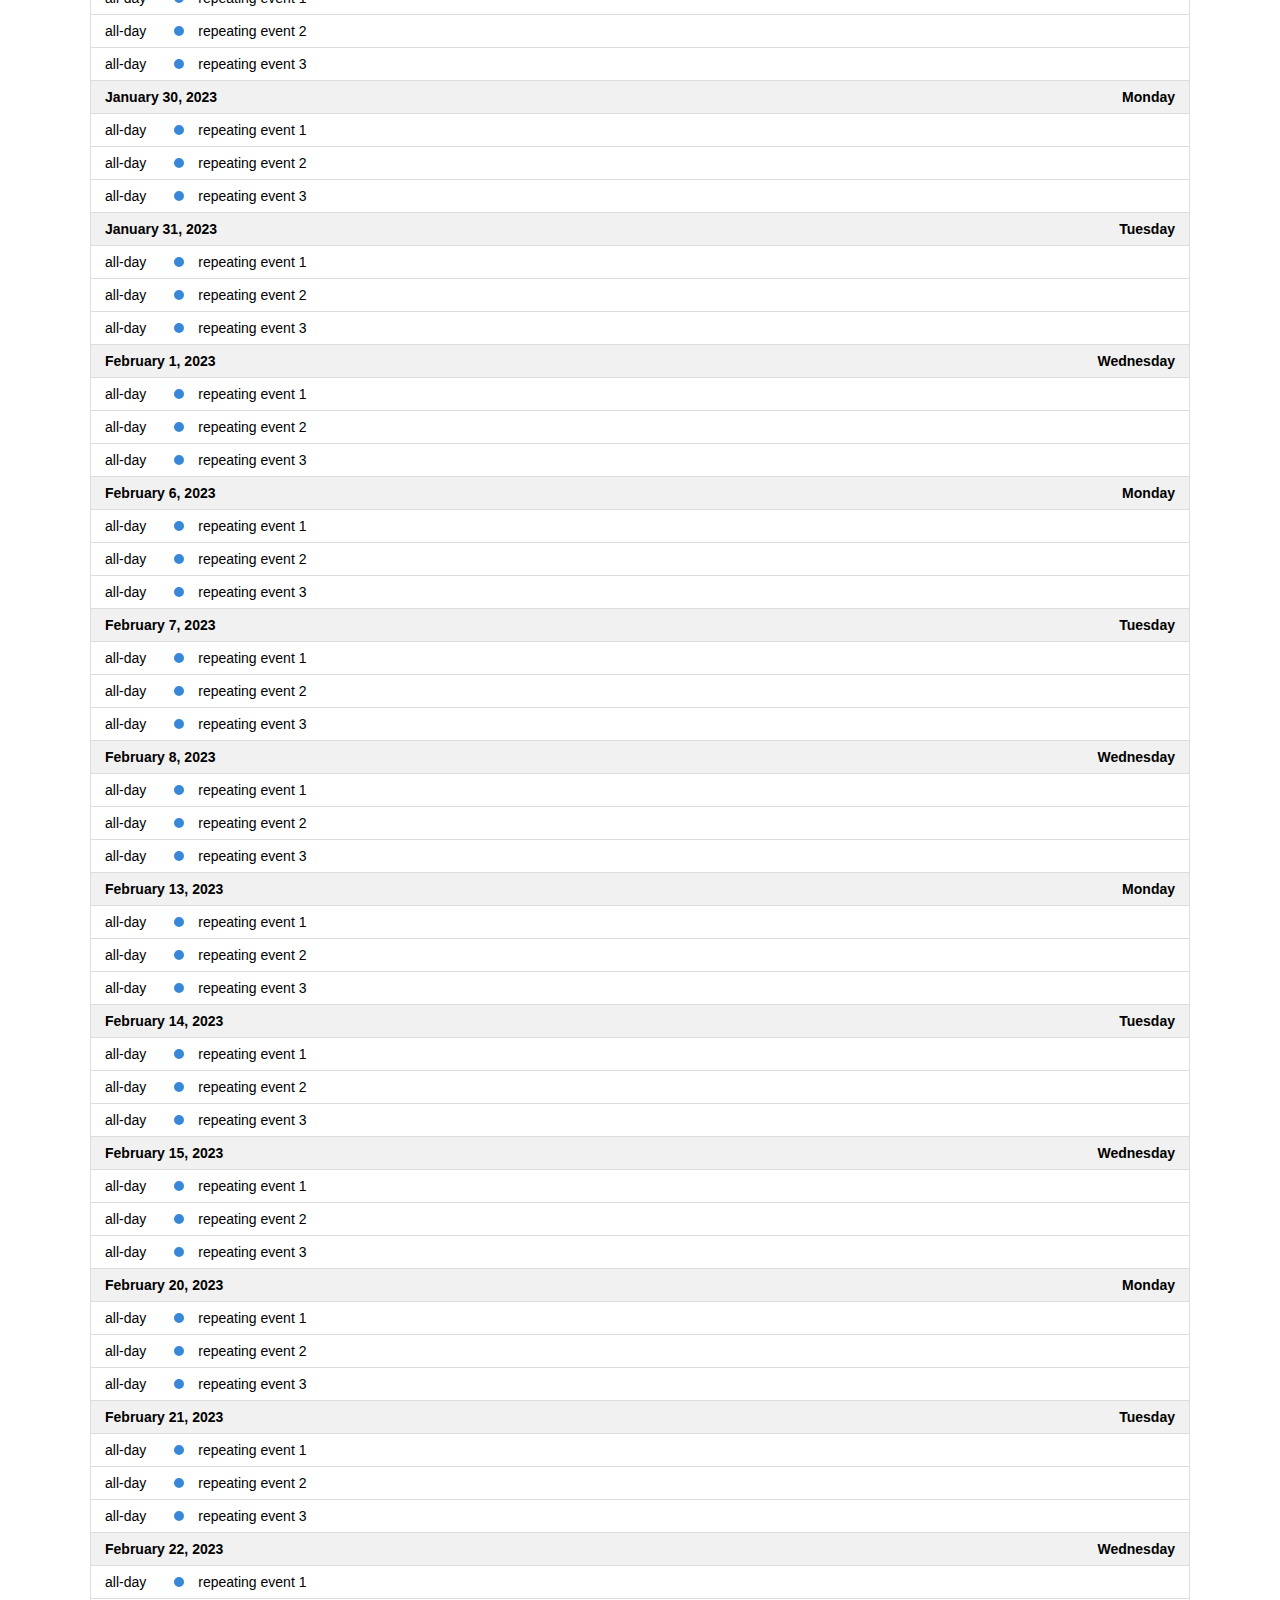
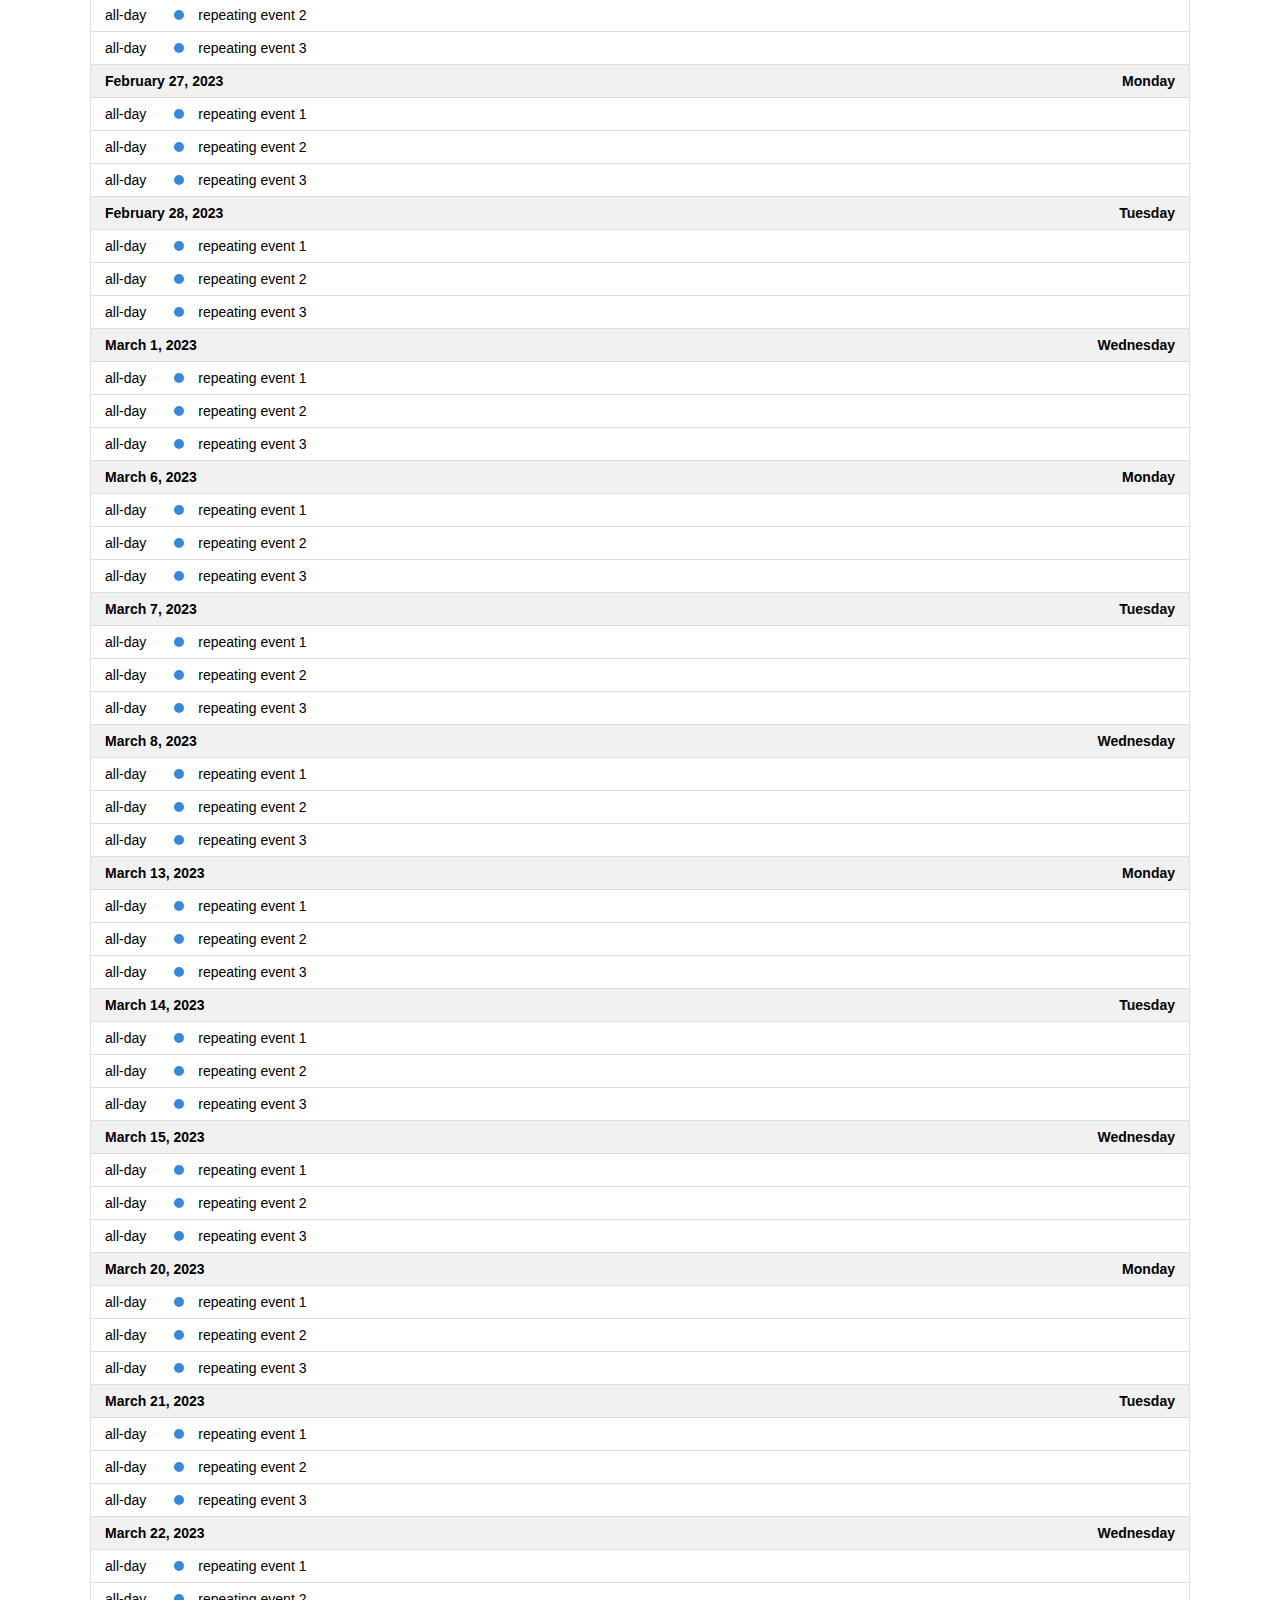
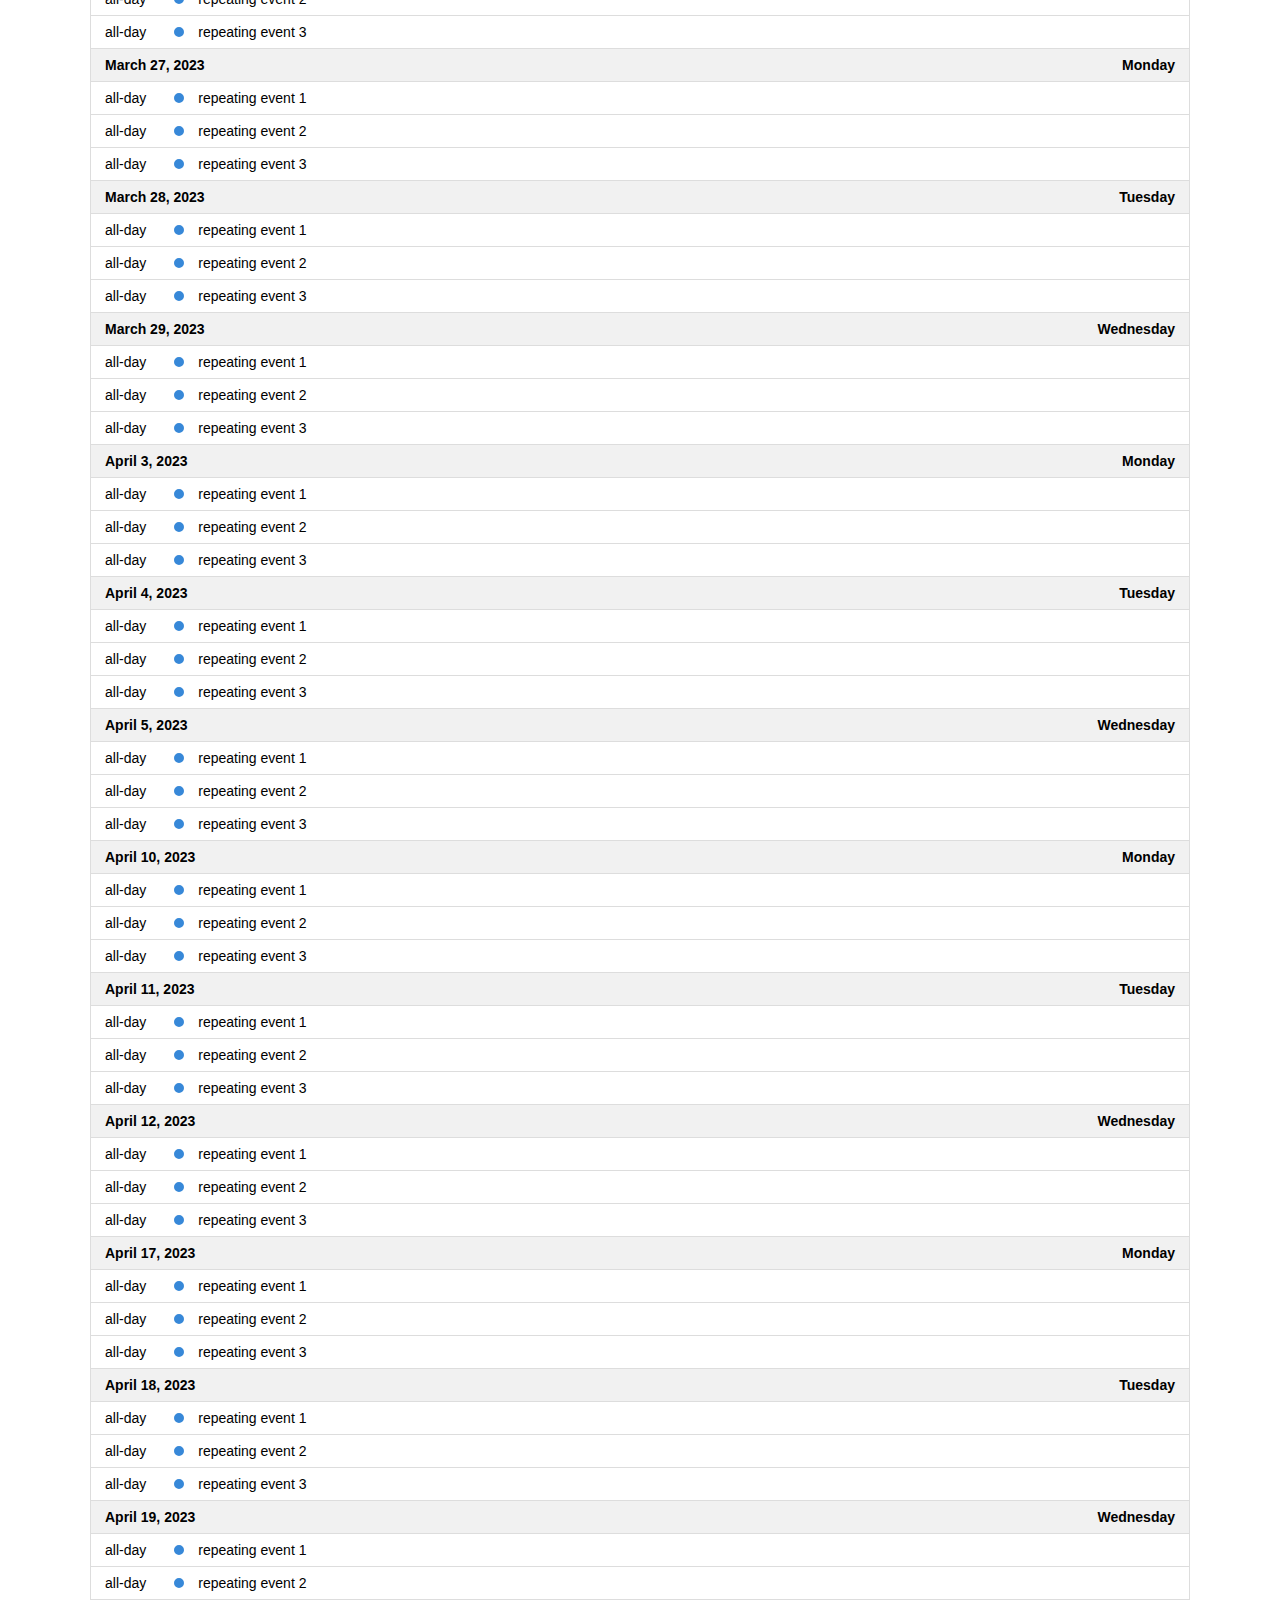
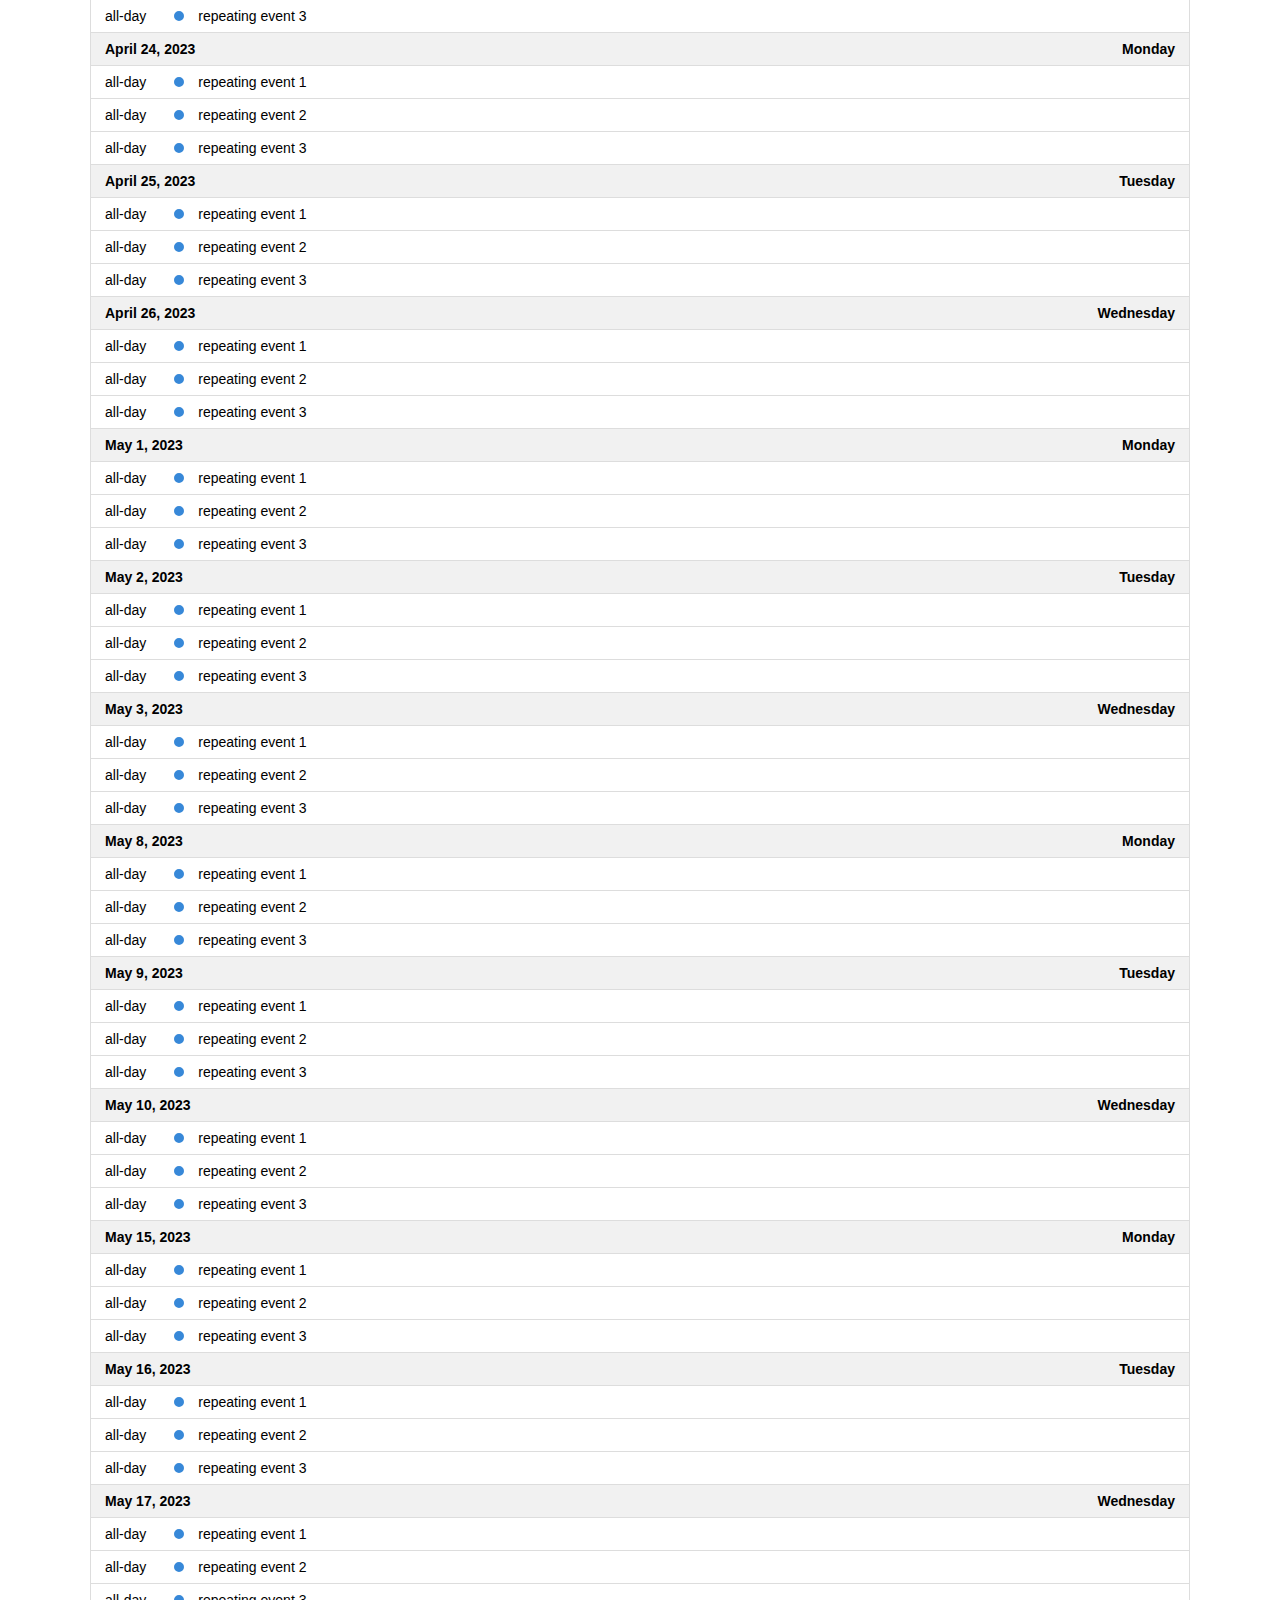
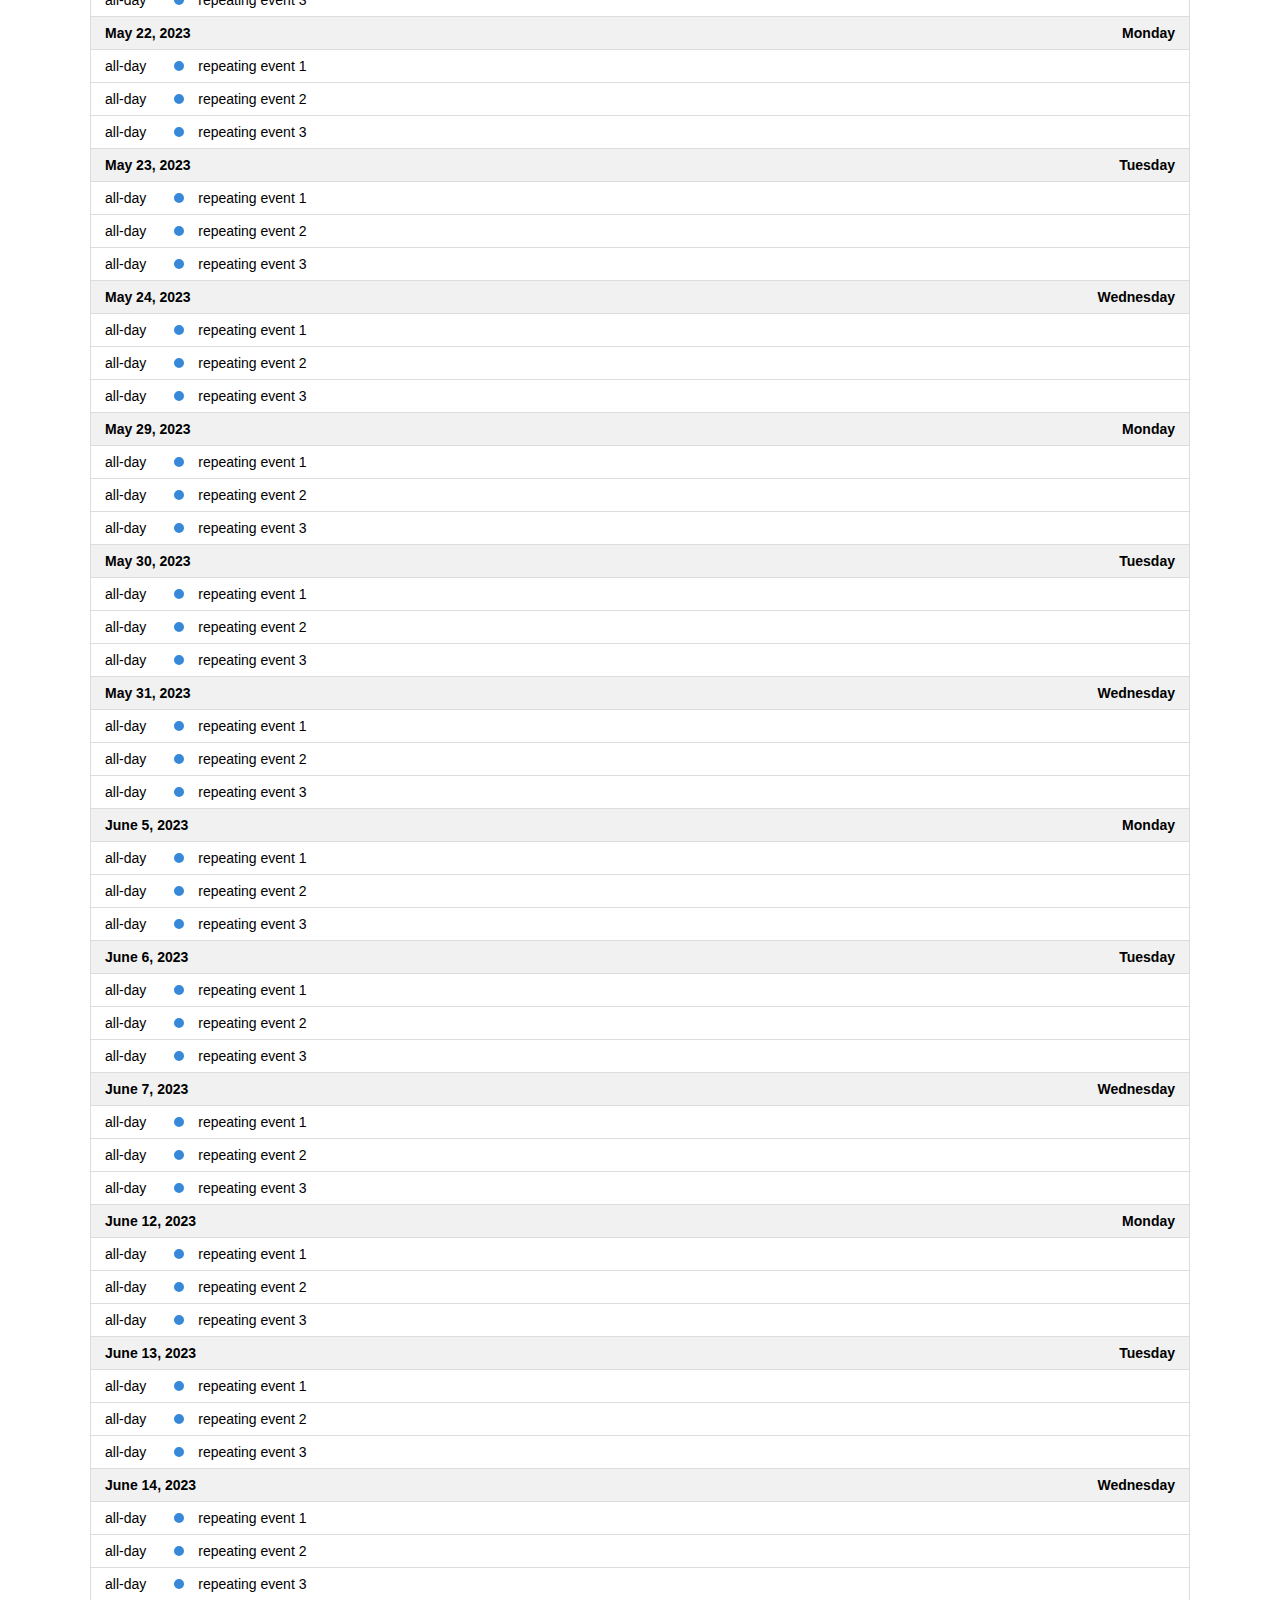
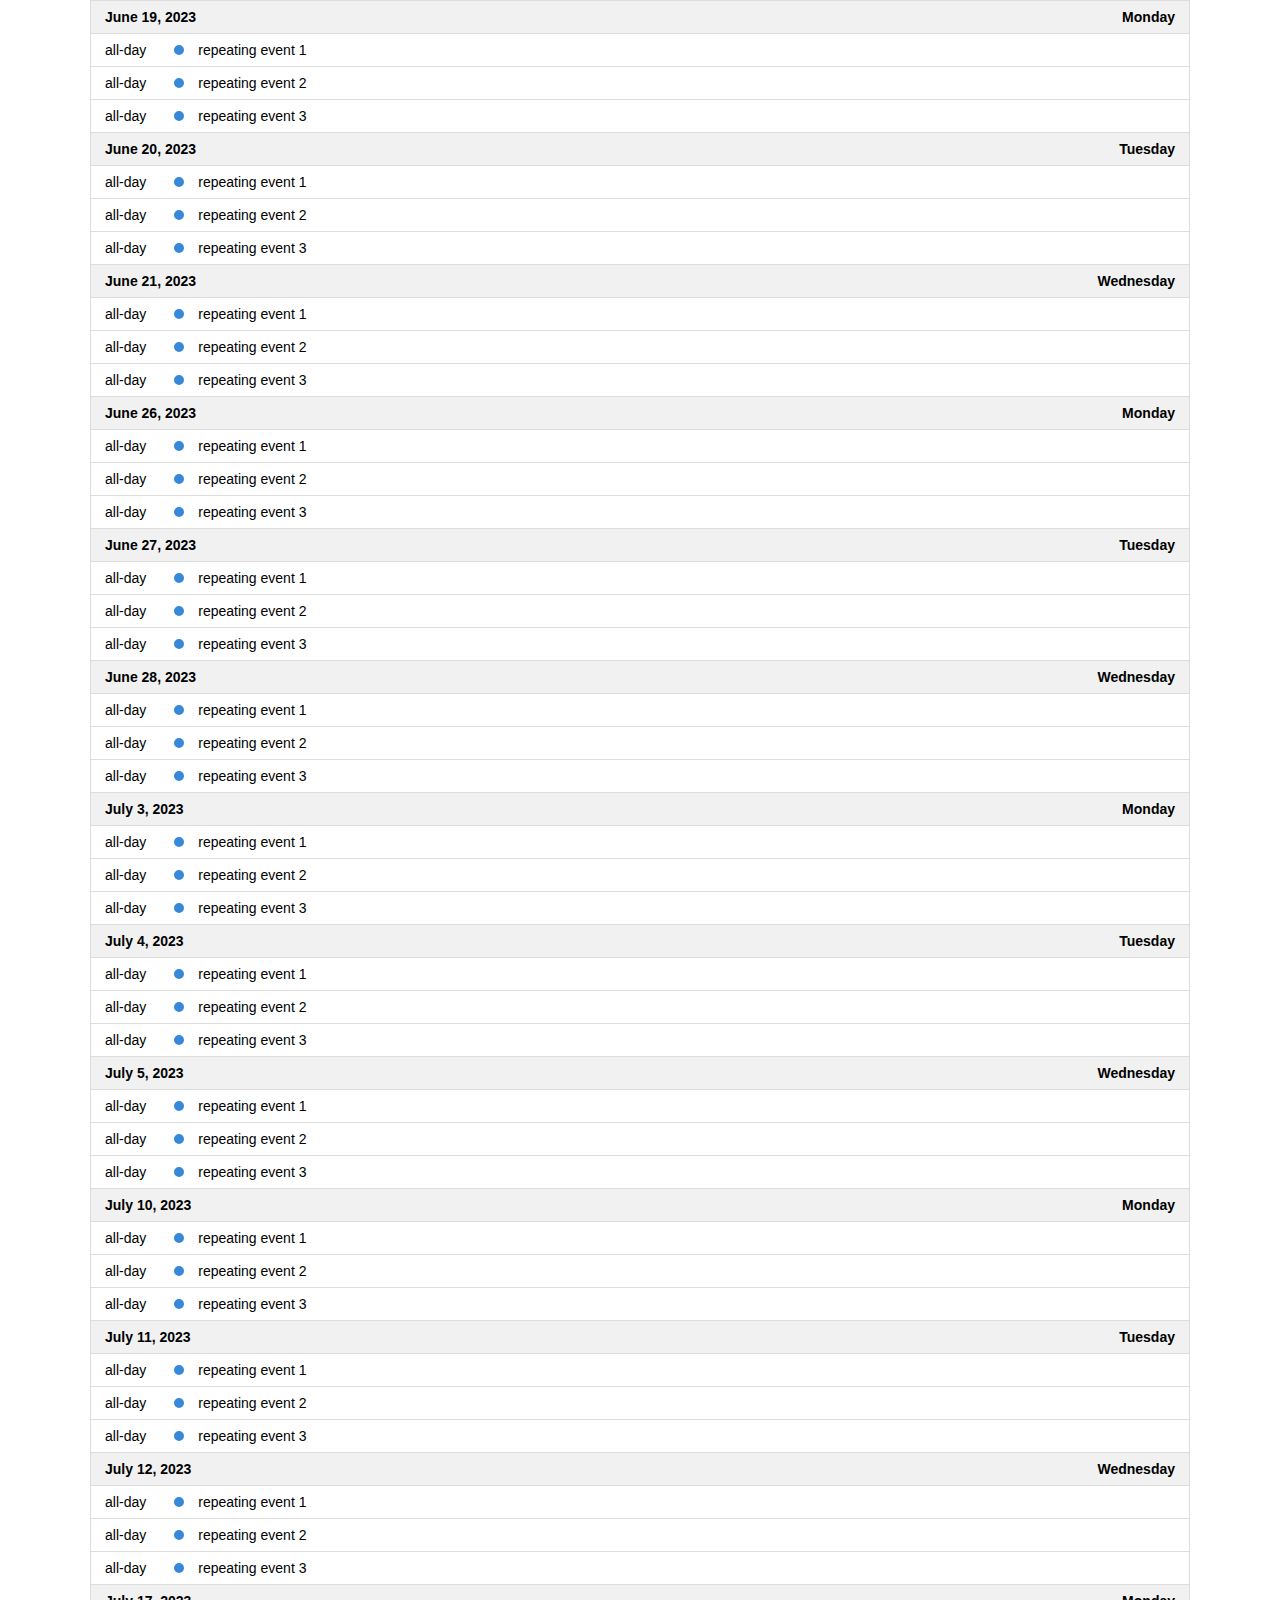
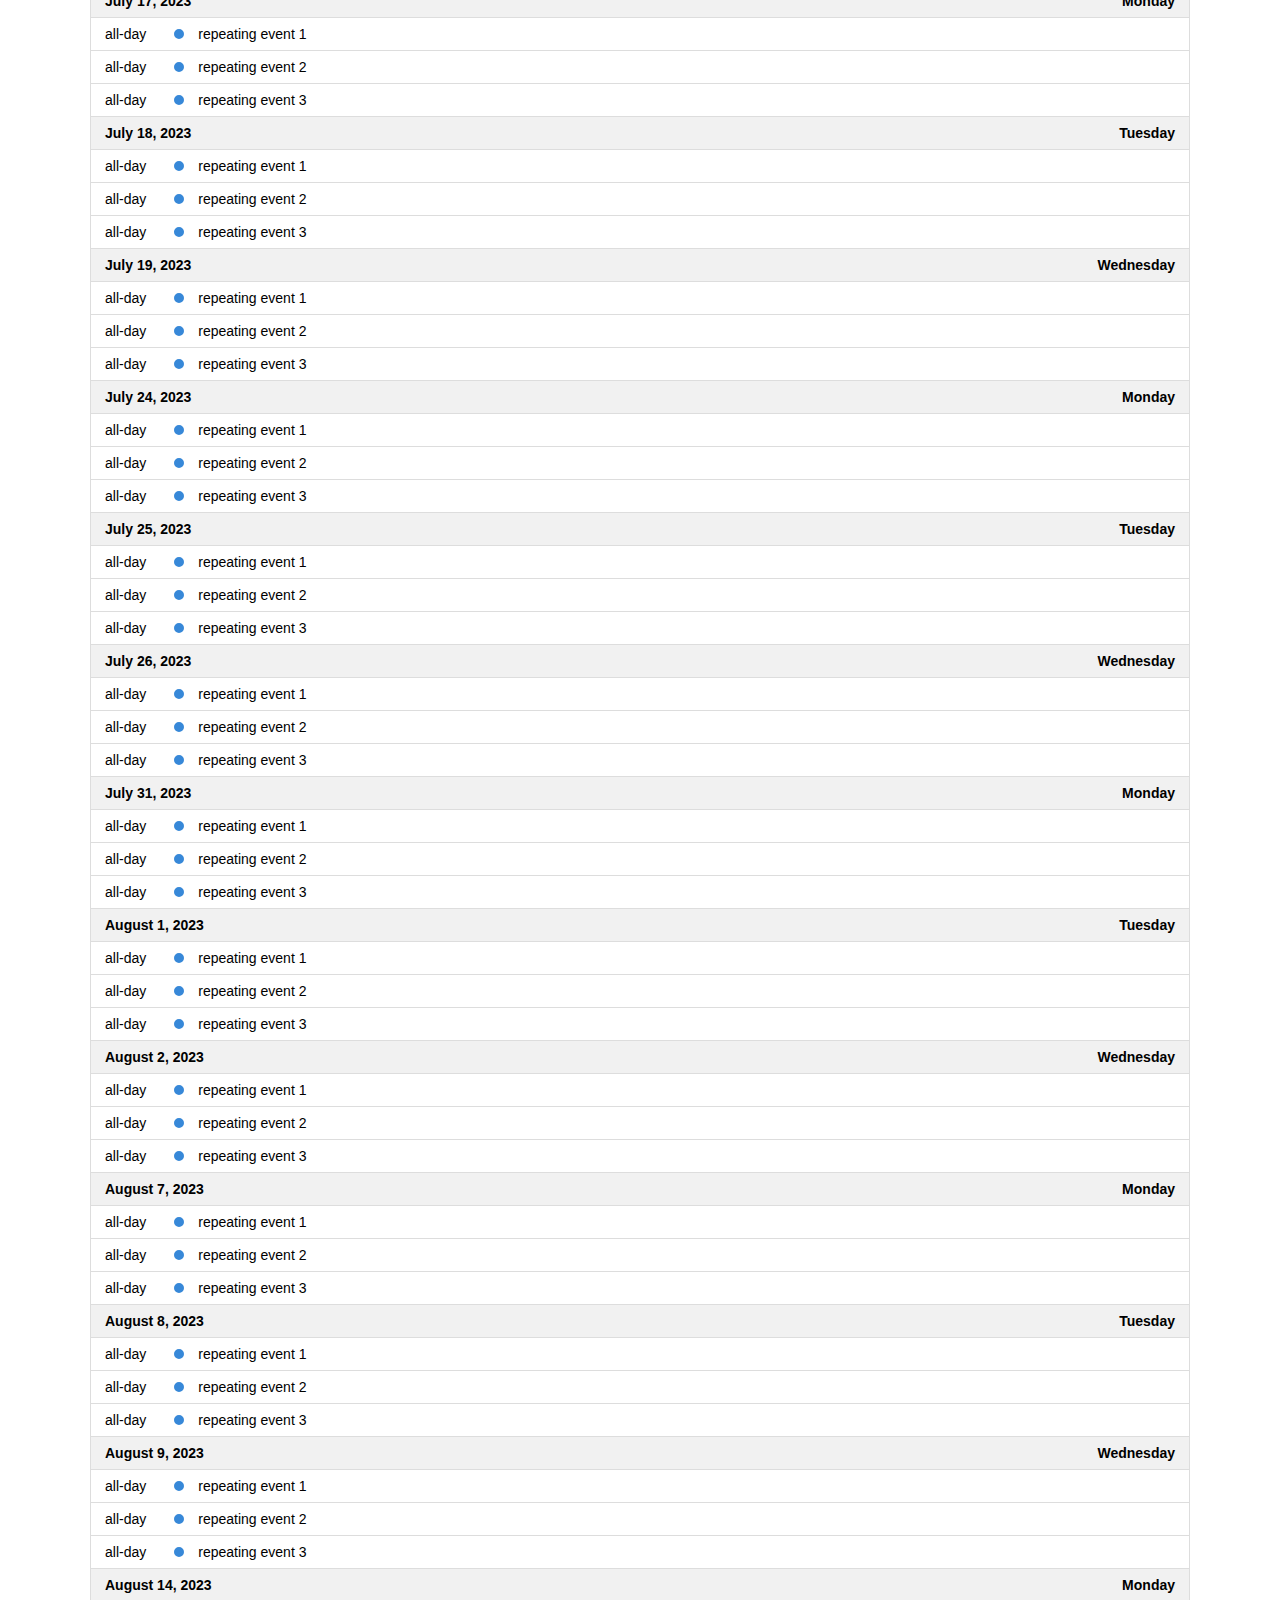
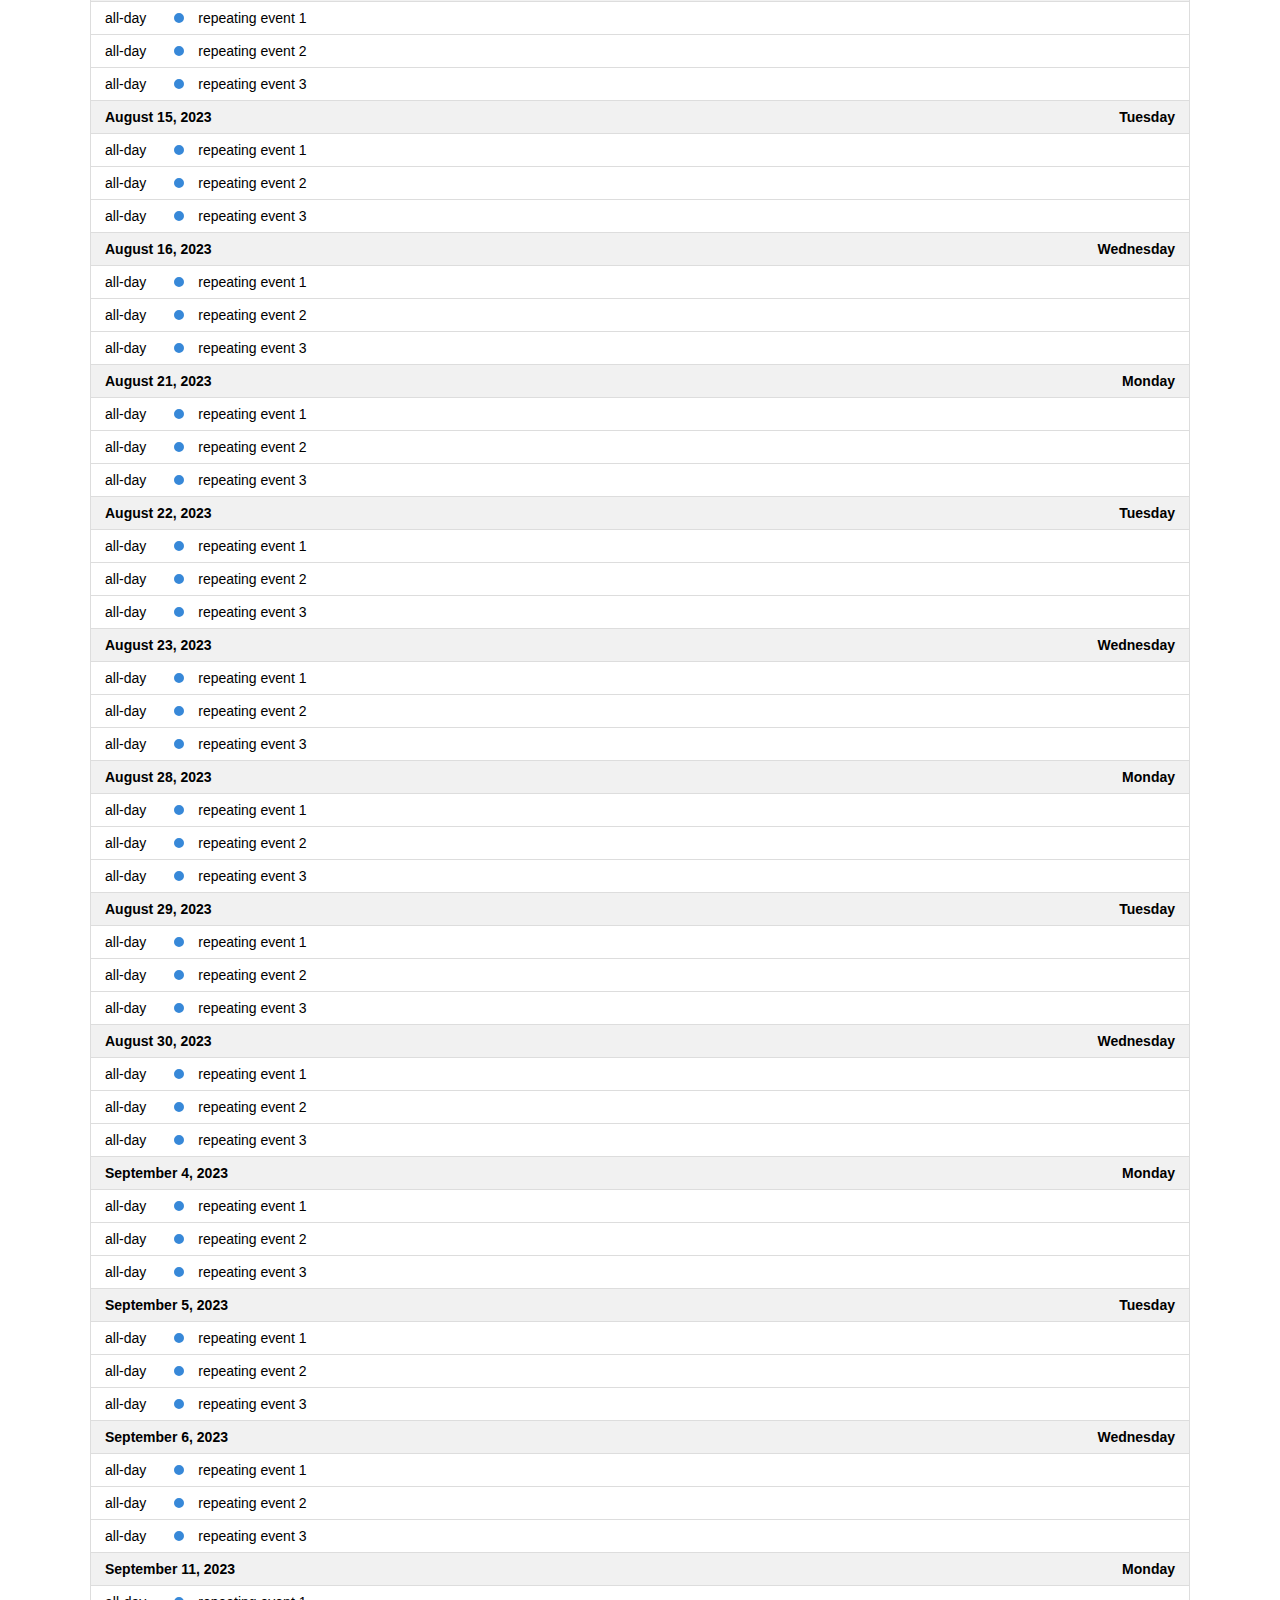
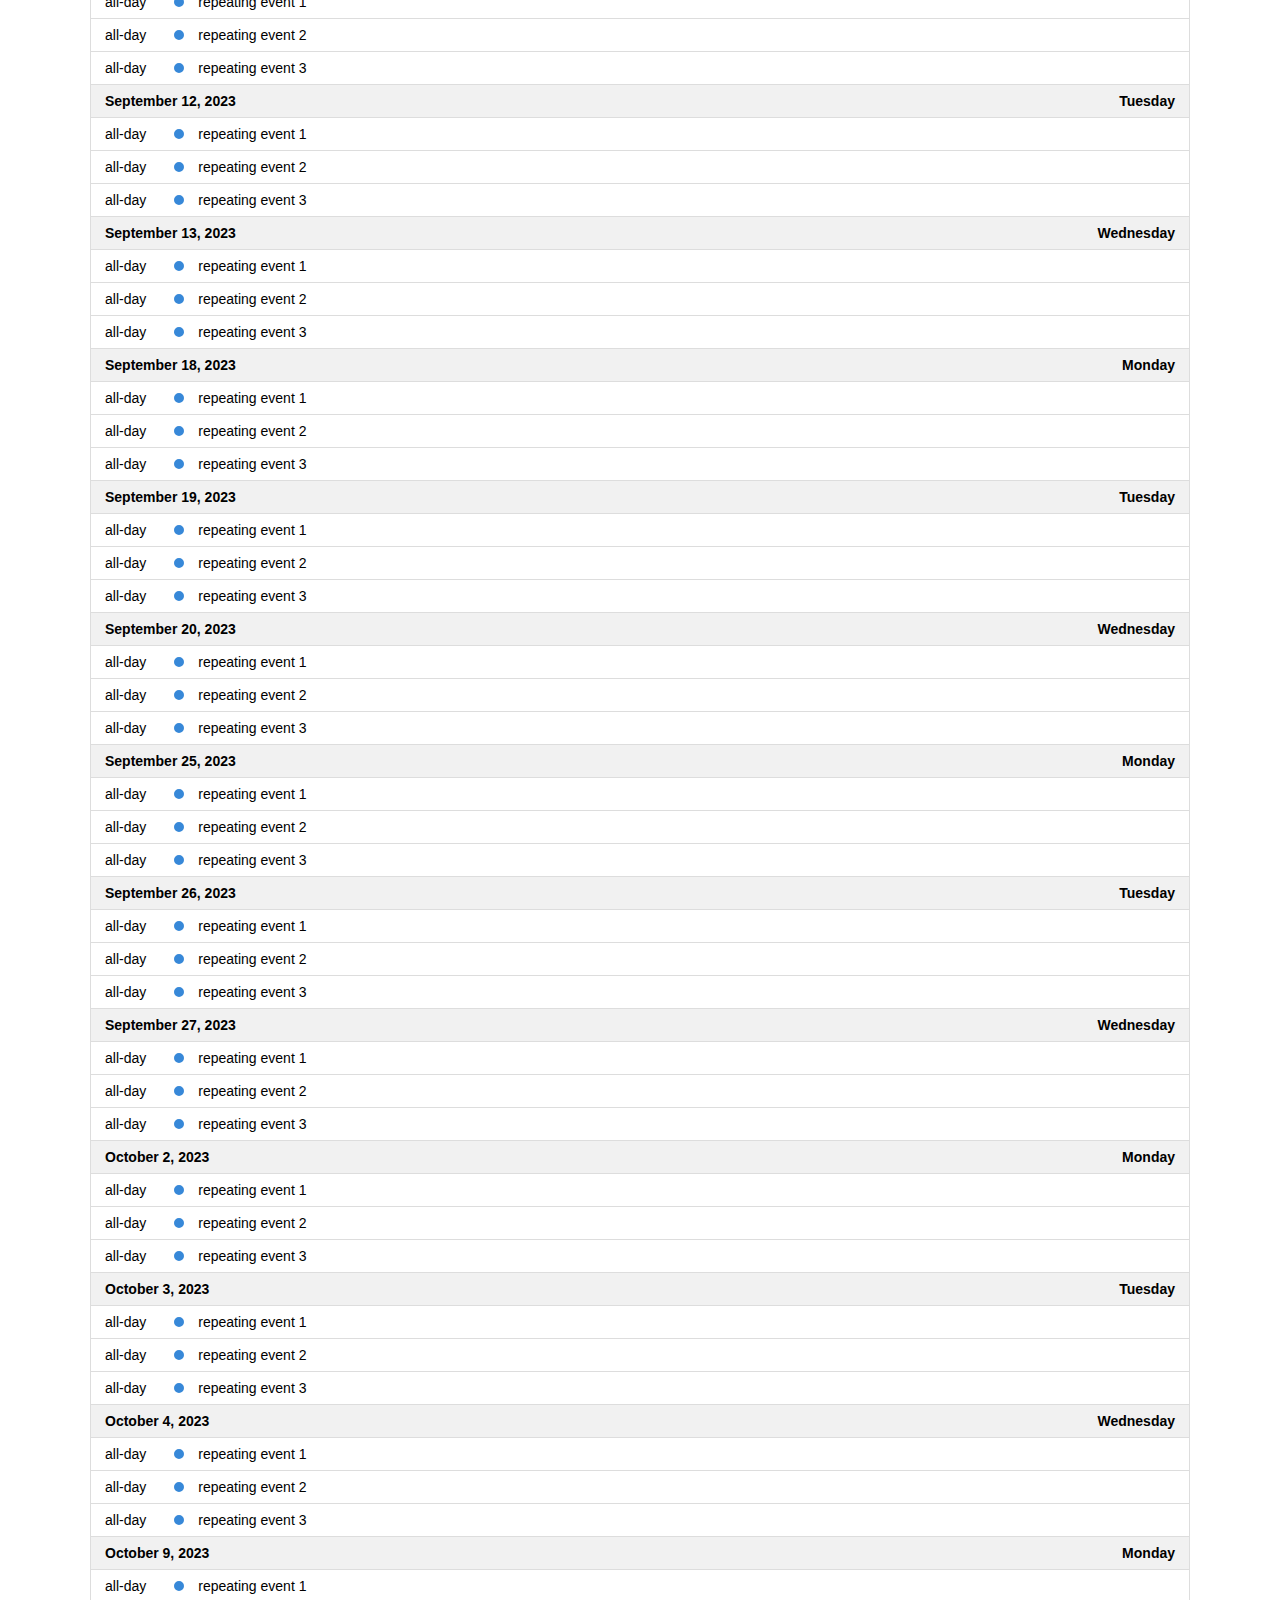
<file: fullcalendar-6.1.15/fullcalendar-6.1.15/examples/list-sticky-header.html>
<!DOCTYPE html>
<html>
<head>
<meta charset='utf-8' />
<script src='../dist/index.global.js'></script>
<script>

  document.addEventListener('DOMContentLoaded', function() {
    var calendarEl = document.getElementById('calendar');

    var calendar = new FullCalendar.Calendar(calendarEl, {
      height: 'auto',
      // stickyHeaderDates: false, // for disabling

      headerToolbar: {
        left: 'prev,next today',
        center: 'title',
        right: 'listMonth,listYear'
      },

      // customize the button names,
      // otherwise they'd all just say "list"
      views: {
        listMonth: { buttonText: 'list month' },
        listYear: { buttonText: 'list year' }
      },

      initialView: 'listYear',
      initialDate: '2023-01-12',
      navLinks: true, // can click day/week names to navigate views
      editable: true,
      events: [
        {
          title: 'repeating event 1',
          daysOfWeek: [ 1, 2, 3 ],
          duration: '00:30'
        },
        {
          title: 'repeating event 2',
          daysOfWeek: [ 1, 2, 3 ],
          duration: '00:30'
        },
        {
          title: 'repeating event 3',
          daysOfWeek: [ 1, 2, 3 ],
          duration: '00:30'
        }
      ]
    });

    calendar.render();
  });

</script>
<style>

  body {
    margin: 40px 10px;
    padding: 0;
    font-family: Arial, Helvetica Neue, Helvetica, sans-serif;
    font-size: 14px;
  }

  #calendar {
    max-width: 1100px;
    margin: 0 auto;
  }

</style>
</head>
<body>

  <div id='calendar'></div>

</body>
</html>
</file>
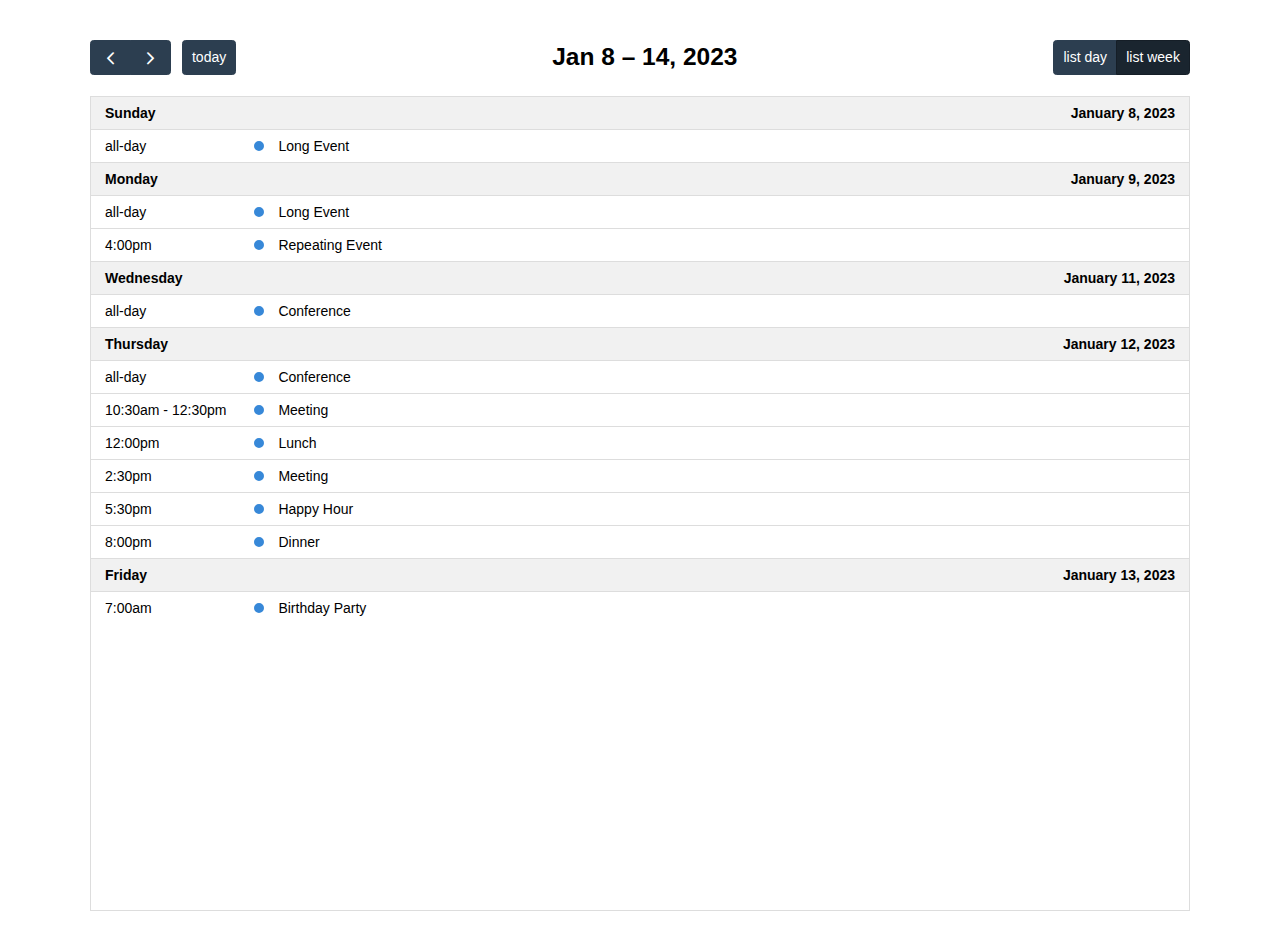
<file: fullcalendar-6.1.15/fullcalendar-6.1.15/examples/list-views.html>
<!DOCTYPE html>
<html>
<head>
<meta charset='utf-8' />
<script src='../dist/index.global.js'></script>
<script>

  document.addEventListener('DOMContentLoaded', function() {
    var calendarEl = document.getElementById('calendar');

    var calendar = new FullCalendar.Calendar(calendarEl, {

      headerToolbar: {
        left: 'prev,next today',
        center: 'title',
        right: 'listDay,listWeek'
      },

      // customize the button names,
      // otherwise they'd all just say "list"
      views: {
        listDay: { buttonText: 'list day' },
        listWeek: { buttonText: 'list week' }
      },

      initialView: 'listWeek',
      initialDate: '2023-01-12',
      navLinks: true, // can click day/week names to navigate views
      editable: true,
      dayMaxEvents: true, // allow "more" link when too many events
      events: [
        {
          title: 'All Day Event',
          start: '2023-01-01'
        },
        {
          title: 'Long Event',
          start: '2023-01-07',
          end: '2023-01-10'
        },
        {
          groupId: 999,
          title: 'Repeating Event',
          start: '2023-01-09T16:00:00'
        },
        {
          groupId: 999,
          title: 'Repeating Event',
          start: '2023-01-16T16:00:00'
        },
        {
          title: 'Conference',
          start: '2023-01-11',
          end: '2023-01-13'
        },
        {
          title: 'Meeting',
          start: '2023-01-12T10:30:00',
          end: '2023-01-12T12:30:00'
        },
        {
          title: 'Lunch',
          start: '2023-01-12T12:00:00'
        },
        {
          title: 'Meeting',
          start: '2023-01-12T14:30:00'
        },
        {
          title: 'Happy Hour',
          start: '2023-01-12T17:30:00'
        },
        {
          title: 'Dinner',
          start: '2023-01-12T20:00:00'
        },
        {
          title: 'Birthday Party',
          start: '2023-01-13T07:00:00'
        },
        {
          title: 'Click for Google',
          url: 'http://google.com/',
          start: '2023-01-28'
        }
      ]
    });

    calendar.render();
  });

</script>
<style>

  body {
    margin: 40px 10px;
    padding: 0;
    font-family: Arial, Helvetica Neue, Helvetica, sans-serif;
    font-size: 14px;
  }

  #calendar {
    max-width: 1100px;
    margin: 0 auto;
  }

</style>
</head>
<body>

  <div id='calendar'></div>

</body>
</html>
</file>
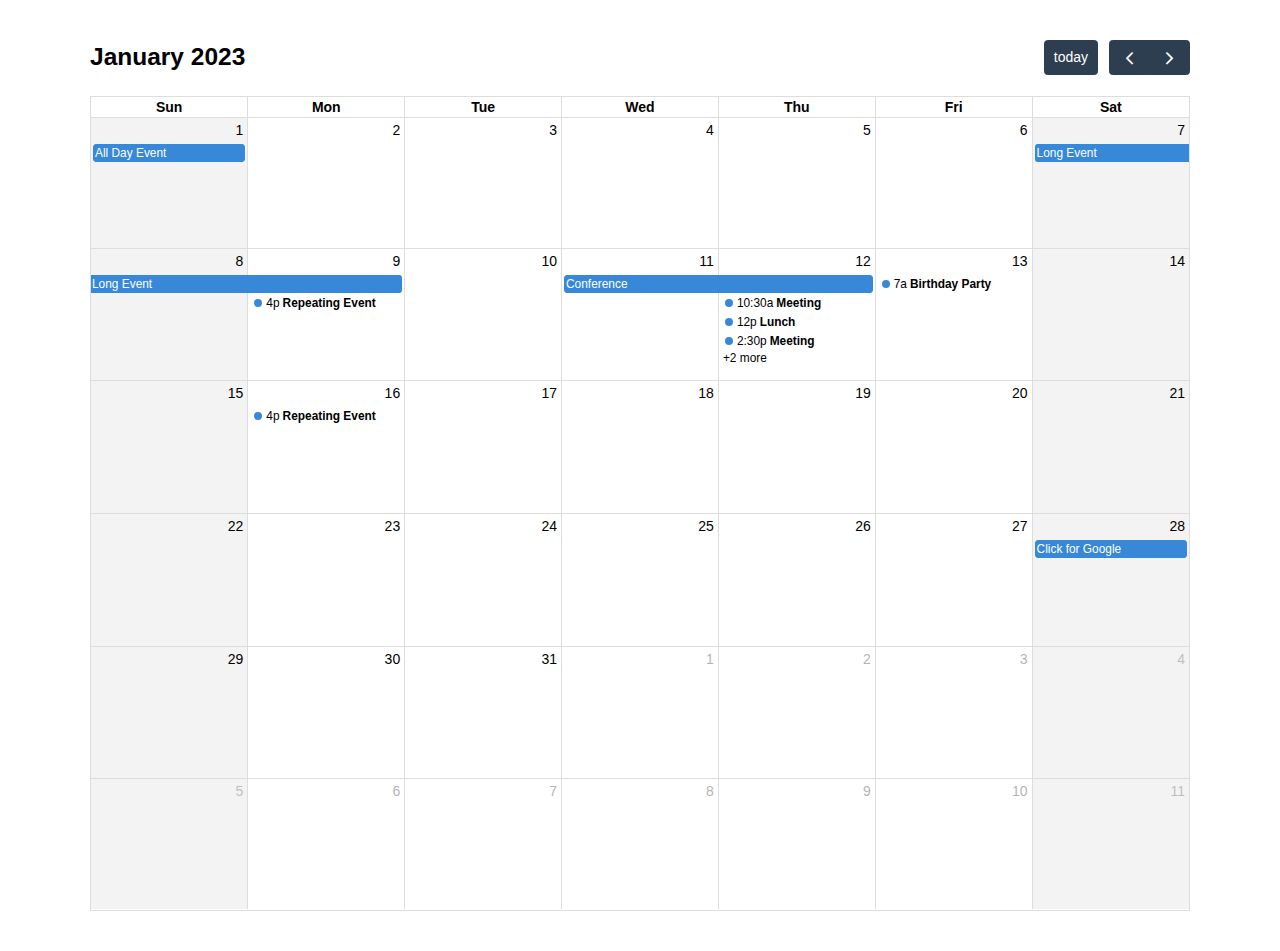
<file: fullcalendar-6.1.15/fullcalendar-6.1.15/examples/month-view.html>
<!DOCTYPE html>
<html>
<head>
<meta charset='utf-8' />
<script src='../dist/index.global.js'></script>
<script>

  document.addEventListener('DOMContentLoaded', function() {
    var calendarEl = document.getElementById('calendar');

    var calendar = new FullCalendar.Calendar(calendarEl, {
      initialDate: '2023-01-12',
      editable: true,
      selectable: true,
      businessHours: true,
      dayMaxEvents: true, // allow "more" link when too many events
      events: [
        {
          title: 'All Day Event',
          start: '2023-01-01'
        },
        {
          title: 'Long Event',
          start: '2023-01-07',
          end: '2023-01-10'
        },
        {
          groupId: 999,
          title: 'Repeating Event',
          start: '2023-01-09T16:00:00'
        },
        {
          groupId: 999,
          title: 'Repeating Event',
          start: '2023-01-16T16:00:00'
        },
        {
          title: 'Conference',
          start: '2023-01-11',
          end: '2023-01-13'
        },
        {
          title: 'Meeting',
          start: '2023-01-12T10:30:00',
          end: '2023-01-12T12:30:00'
        },
        {
          title: 'Lunch',
          start: '2023-01-12T12:00:00'
        },
        {
          title: 'Meeting',
          start: '2023-01-12T14:30:00'
        },
        {
          title: 'Happy Hour',
          start: '2023-01-12T17:30:00'
        },
        {
          title: 'Dinner',
          start: '2023-01-12T20:00:00'
        },
        {
          title: 'Birthday Party',
          start: '2023-01-13T07:00:00'
        },
        {
          title: 'Click for Google',
          url: 'http://google.com/',
          start: '2023-01-28'
        }
      ]
    });

    calendar.render();
  });

</script>
<style>

  body {
    margin: 40px 10px;
    padding: 0;
    font-family: Arial, Helvetica Neue, Helvetica, sans-serif;
    font-size: 14px;
  }

  #calendar {
    max-width: 1100px;
    margin: 0 auto;
  }

</style>
</head>
<body>

  <div id='calendar'></div>

</body>
</html>
</file>
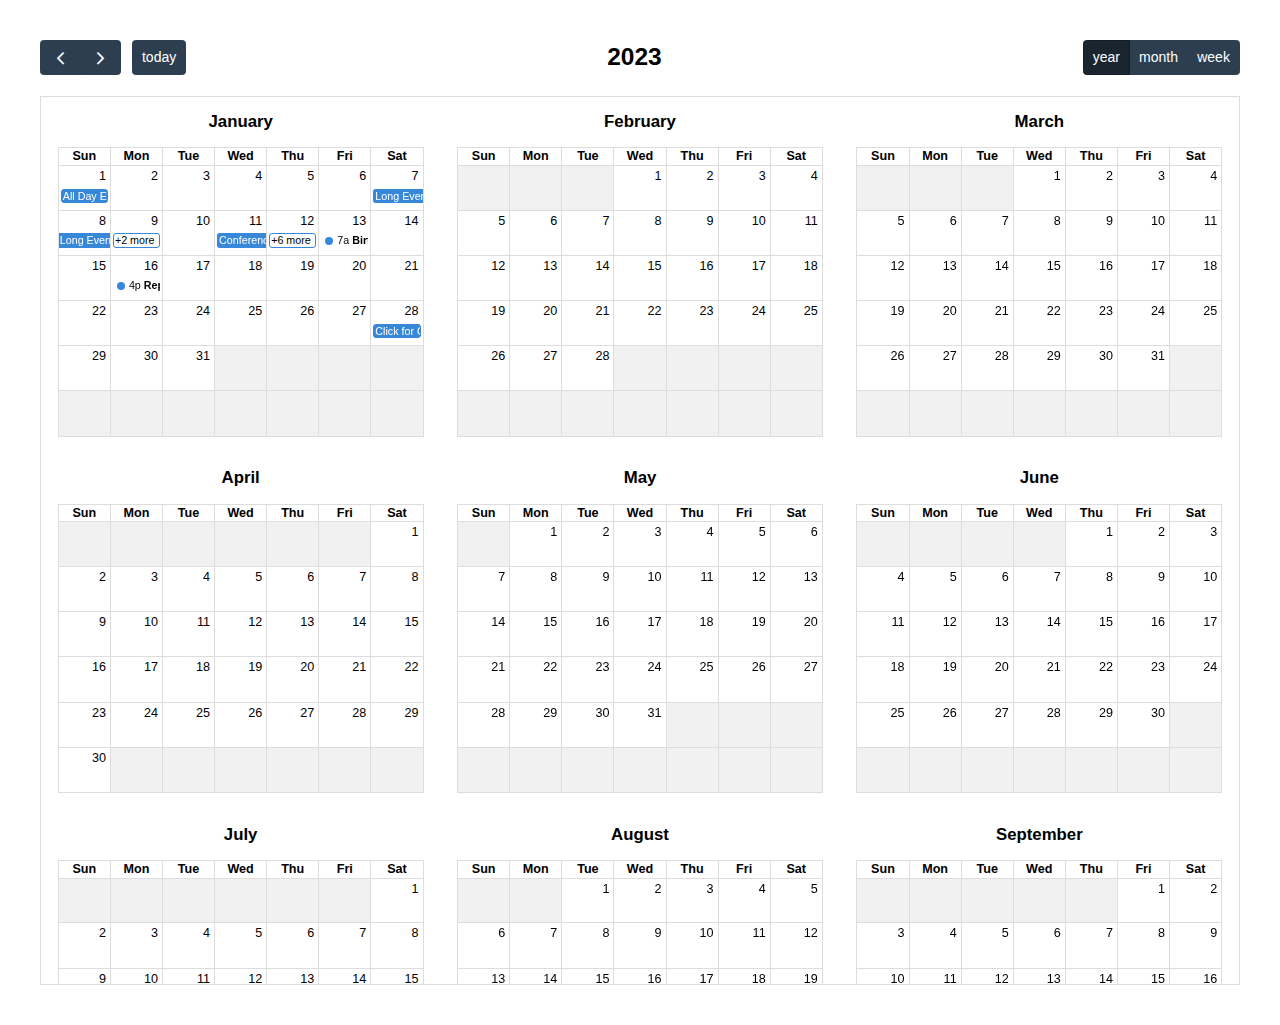
<file: fullcalendar-6.1.15/fullcalendar-6.1.15/examples/multimonth-view.html>
<!DOCTYPE html>
<html>
<head>
<meta charset='utf-8' />
<script src='../dist/index.global.js'></script>
<script>

  document.addEventListener('DOMContentLoaded', function() {
    var calendarEl = document.getElementById('calendar');

    var calendar = new FullCalendar.Calendar(calendarEl, {
      headerToolbar: {
        left: 'prev,next today',
        center: 'title',
        right: 'multiMonthYear,dayGridMonth,timeGridWeek'
      },
      initialView: 'multiMonthYear',
      initialDate: '2023-01-12',
      editable: true,
      selectable: true,
      dayMaxEvents: true, // allow "more" link when too many events
      // multiMonthMaxColumns: 1, // guarantee single column
      // showNonCurrentDates: true,
      // fixedWeekCount: false,
      // businessHours: true,
      // weekends: false,
      events: [
        {
          title: 'All Day Event',
          start: '2023-01-01'
        },
        {
          title: 'Long Event',
          start: '2023-01-07',
          end: '2023-01-10'
        },
        {
          groupId: 999,
          title: 'Repeating Event',
          start: '2023-01-09T16:00:00'
        },
        {
          groupId: 999,
          title: 'Repeating Event',
          start: '2023-01-16T16:00:00'
        },
        {
          title: 'Conference',
          start: '2023-01-11',
          end: '2023-01-13'
        },
        {
          title: 'Meeting',
          start: '2023-01-12T10:30:00',
          end: '2023-01-12T12:30:00'
        },
        {
          title: 'Lunch',
          start: '2023-01-12T12:00:00'
        },
        {
          title: 'Meeting',
          start: '2023-01-12T14:30:00'
        },
        {
          title: 'Happy Hour',
          start: '2023-01-12T17:30:00'
        },
        {
          title: 'Dinner',
          start: '2023-01-12T20:00:00'
        },
        {
          title: 'Birthday Party',
          start: '2023-01-13T07:00:00'
        },
        {
          title: 'Click for Google',
          url: 'http://google.com/',
          start: '2023-01-28'
        }
      ]
    });

    calendar.render();
  });

</script>
<style>

  body {
    margin: 40px 10px;
    padding: 0;
    font-family: Arial, Helvetica Neue, Helvetica, sans-serif;
    font-size: 14px;
  }

  #calendar {
    max-width: 1200px;
    margin: 0 auto;
  }

</style>
</head>
<body>

  <div id='calendar'></div>

</body>
</html>
</file>
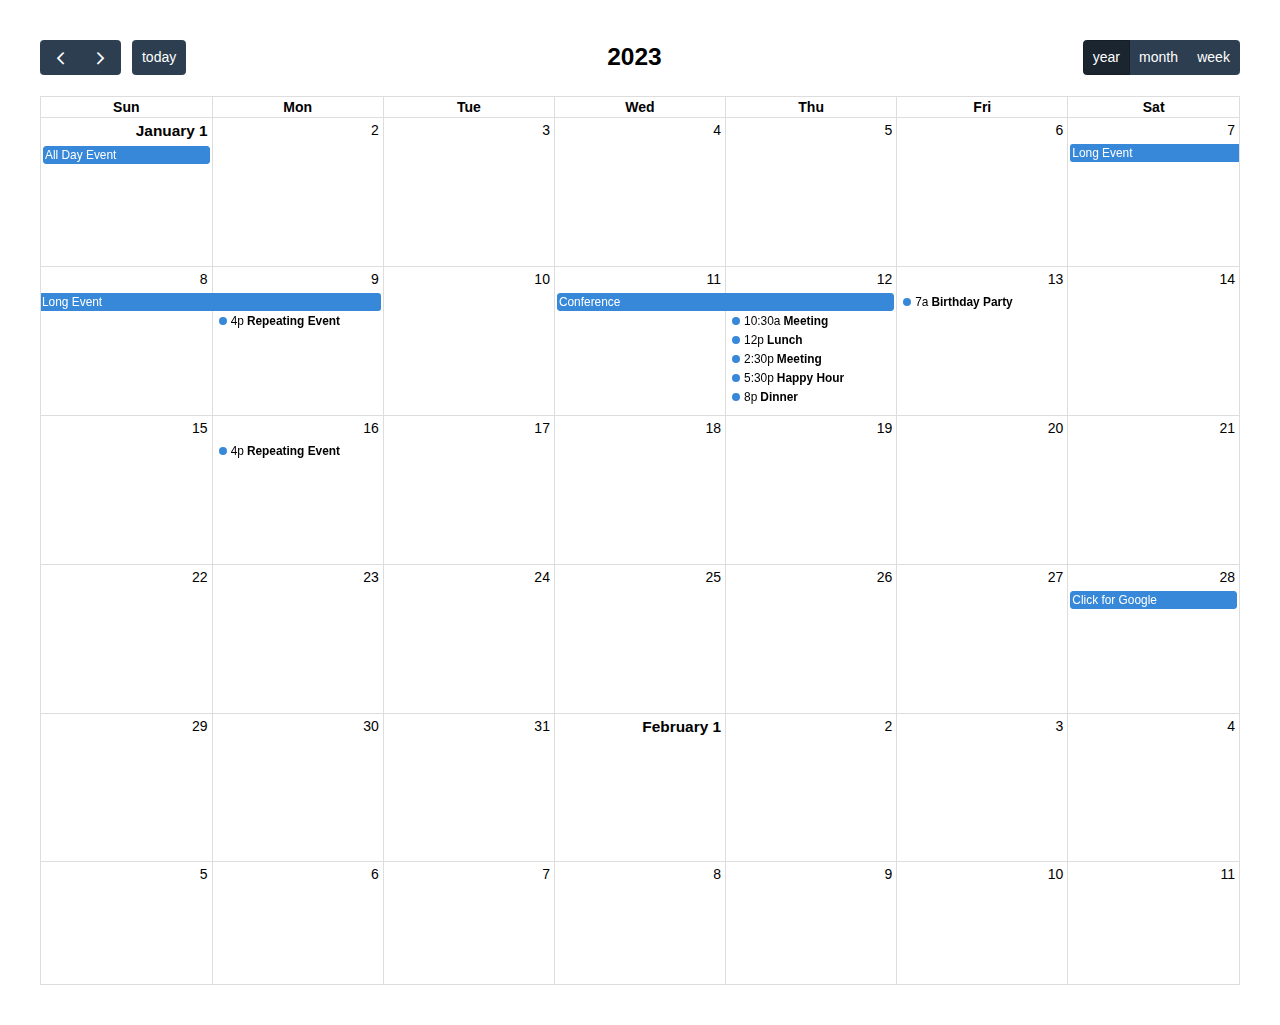
<file: fullcalendar-6.1.15/fullcalendar-6.1.15/examples/multiweek-view.html>
<!DOCTYPE html>
<html>
<head>
<meta charset='utf-8' />
<script src='../dist/index.global.js'></script>
<script>

  document.addEventListener('DOMContentLoaded', function() {
    var calendarEl = document.getElementById('calendar');

    var calendar = new FullCalendar.Calendar(calendarEl, {
      headerToolbar: {
        left: 'prev,next today',
        center: 'title',
        right: 'dayGridYear,dayGridMonth,timeGridWeek'
      },
      initialView: 'dayGridYear',
      initialDate: '2023-01-12',
      editable: true,
      selectable: true,
      dayMaxEvents: true, // allow "more" link when too many events
      // businessHours: true,
      // weekends: false,
      events: [
        {
          title: 'All Day Event',
          start: '2023-01-01'
        },
        {
          title: 'Long Event',
          start: '2023-01-07',
          end: '2023-01-10'
        },
        {
          groupId: 999,
          title: 'Repeating Event',
          start: '2023-01-09T16:00:00'
        },
        {
          groupId: 999,
          title: 'Repeating Event',
          start: '2023-01-16T16:00:00'
        },
        {
          title: 'Conference',
          start: '2023-01-11',
          end: '2023-01-13'
        },
        {
          title: 'Meeting',
          start: '2023-01-12T10:30:00',
          end: '2023-01-12T12:30:00'
        },
        {
          title: 'Lunch',
          start: '2023-01-12T12:00:00'
        },
        {
          title: 'Meeting',
          start: '2023-01-12T14:30:00'
        },
        {
          title: 'Happy Hour',
          start: '2023-01-12T17:30:00'
        },
        {
          title: 'Dinner',
          start: '2023-01-12T20:00:00'
        },
        {
          title: 'Birthday Party',
          start: '2023-01-13T07:00:00'
        },
        {
          title: 'Click for Google',
          url: 'http://google.com/',
          start: '2023-01-28'
        }
      ]
    });

    calendar.render();
  });

</script>
<style>

  body {
    margin: 40px 10px;
    padding: 0;
    font-family: Arial, Helvetica Neue, Helvetica, sans-serif;
    font-size: 14px;
  }

  #calendar {
    max-width: 1200px;
    margin: 0 auto;
  }

</style>
</head>
<body>

  <div id='calendar'></div>

</body>
</html>
</file>
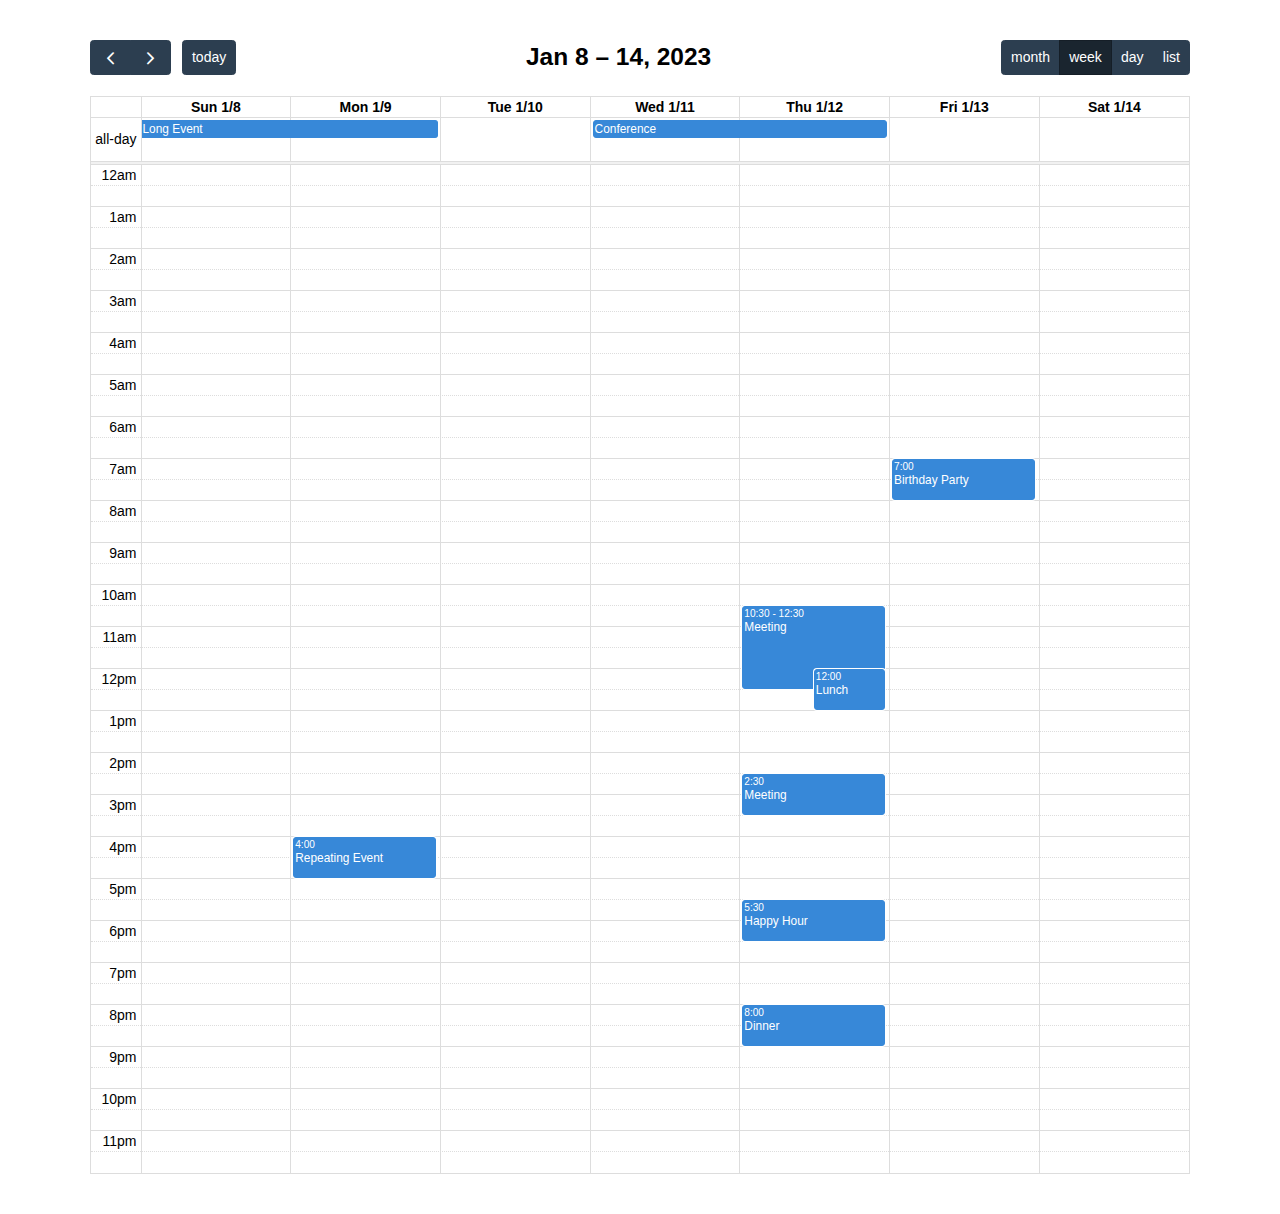
<file: fullcalendar-6.1.15/fullcalendar-6.1.15/examples/natural-height.html>
<!DOCTYPE html>
<html>
<head>
<meta charset='utf-8' />
<script src='../dist/index.global.js'></script>
<script>

  document.addEventListener('DOMContentLoaded', function() {
    var calendarEl = document.getElementById('calendar');

    var calendar = new FullCalendar.Calendar(calendarEl, {
      initialDate: '2023-01-12',
      initialView: 'timeGridWeek',
      headerToolbar: {
        left: 'prev,next today',
        center: 'title',
        right: 'dayGridMonth,timeGridWeek,timeGridDay,listWeek'
      },
      height: 'auto',
      navLinks: true, // can click day/week names to navigate views
      editable: true,
      selectable: true,
      selectMirror: true,
      nowIndicator: true,
      events: [
        {
          title: 'All Day Event',
          start: '2023-01-01',
        },
        {
          title: 'Long Event',
          start: '2023-01-07',
          end: '2023-01-10'
        },
        {
          groupId: 999,
          title: 'Repeating Event',
          start: '2023-01-09T16:00:00'
        },
        {
          groupId: 999,
          title: 'Repeating Event',
          start: '2023-01-16T16:00:00'
        },
        {
          title: 'Conference',
          start: '2023-01-11',
          end: '2023-01-13'
        },
        {
          title: 'Meeting',
          start: '2023-01-12T10:30:00',
          end: '2023-01-12T12:30:00'
        },
        {
          title: 'Lunch',
          start: '2023-01-12T12:00:00'
        },
        {
          title: 'Meeting',
          start: '2023-01-12T14:30:00'
        },
        {
          title: 'Happy Hour',
          start: '2023-01-12T17:30:00'
        },
        {
          title: 'Dinner',
          start: '2023-01-12T20:00:00'
        },
        {
          title: 'Birthday Party',
          start: '2023-01-13T07:00:00'
        },
        {
          title: 'Click for Google',
          url: 'http://google.com/',
          start: '2023-01-28'
        }
      ]
    });

    calendar.render();
  });

</script>
<style>

  body {
    margin: 40px 10px;
    padding: 0;
    font-family: Arial, Helvetica Neue, Helvetica, sans-serif;
    font-size: 14px;
  }

  #calendar {
    max-width: 1100px;
    margin: 0 auto;
  }

</style>
</head>
<body>

  <div id='calendar'></div>

</body>
</html>
</file>
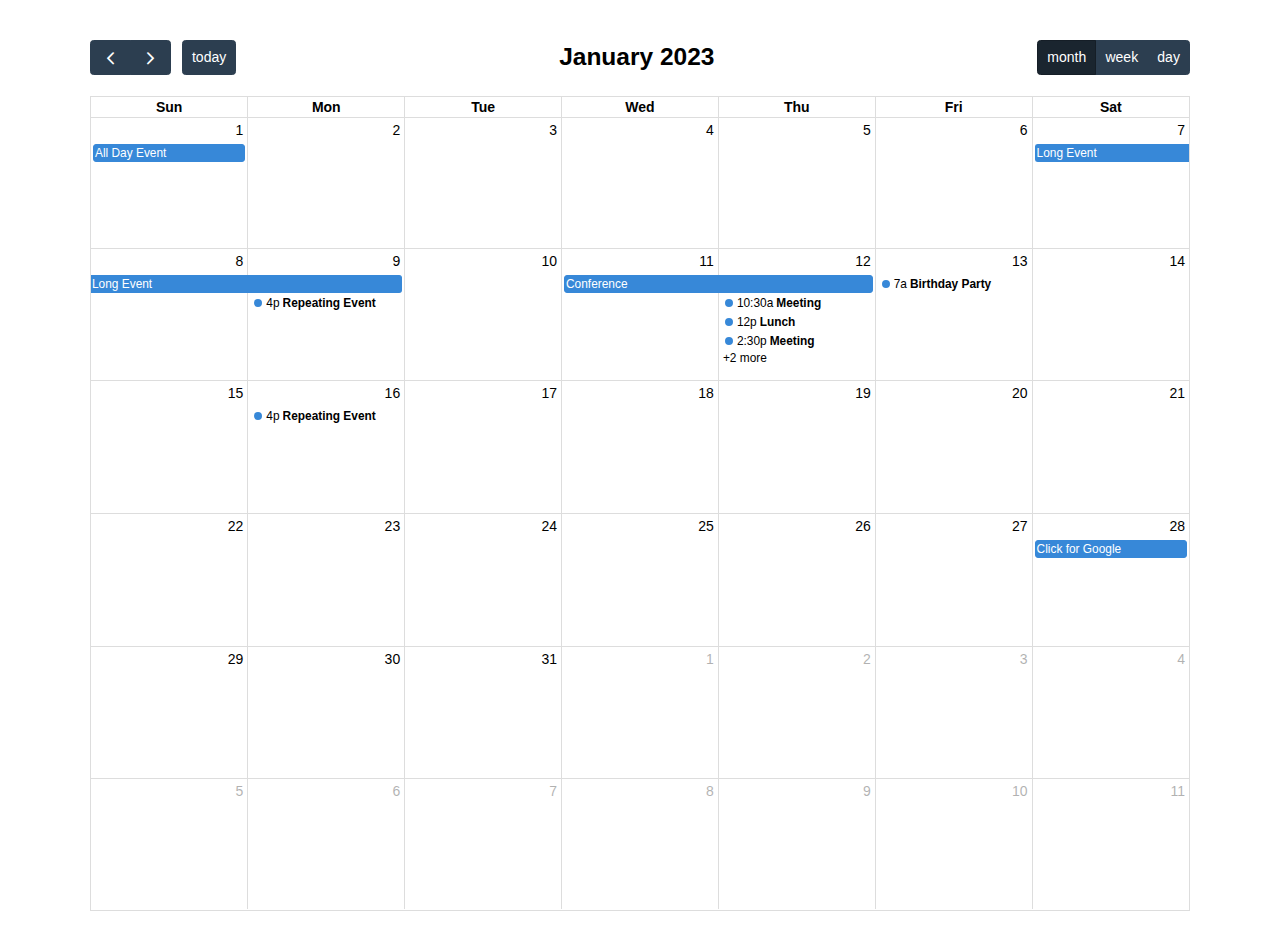
<file: fullcalendar-6.1.15/fullcalendar-6.1.15/examples/selectable.html>
<!DOCTYPE html>
<html>
<head>
<meta charset='utf-8' />
<script src='../dist/index.global.js'></script>
<script>

  document.addEventListener('DOMContentLoaded', function() {
    var calendarEl = document.getElementById('calendar');

    var calendar = new FullCalendar.Calendar(calendarEl, {
      headerToolbar: {
        left: 'prev,next today',
        center: 'title',
        right: 'dayGridMonth,timeGridWeek,timeGridDay'
      },
      initialDate: '2023-01-12',
      navLinks: true, // can click day/week names to navigate views
      selectable: true,
      selectMirror: true,
      select: function(arg) {
        var title = prompt('Event Title:');
        if (title) {
          calendar.addEvent({
            title: title,
            start: arg.start,
            end: arg.end,
            allDay: arg.allDay
          })
        }
        calendar.unselect()
      },
      eventClick: function(arg) {
        if (confirm('Are you sure you want to delete this event?')) {
          arg.event.remove()
        }
      },
      editable: true,
      dayMaxEvents: true, // allow "more" link when too many events
      events: [
        {
          title: 'All Day Event',
          start: '2023-01-01'
        },
        {
          title: 'Long Event',
          start: '2023-01-07',
          end: '2023-01-10'
        },
        {
          groupId: 999,
          title: 'Repeating Event',
          start: '2023-01-09T16:00:00'
        },
        {
          groupId: 999,
          title: 'Repeating Event',
          start: '2023-01-16T16:00:00'
        },
        {
          title: 'Conference',
          start: '2023-01-11',
          end: '2023-01-13'
        },
        {
          title: 'Meeting',
          start: '2023-01-12T10:30:00',
          end: '2023-01-12T12:30:00'
        },
        {
          title: 'Lunch',
          start: '2023-01-12T12:00:00'
        },
        {
          title: 'Meeting',
          start: '2023-01-12T14:30:00'
        },
        {
          title: 'Happy Hour',
          start: '2023-01-12T17:30:00'
        },
        {
          title: 'Dinner',
          start: '2023-01-12T20:00:00'
        },
        {
          title: 'Birthday Party',
          start: '2023-01-13T07:00:00'
        },
        {
          title: 'Click for Google',
          url: 'http://google.com/',
          start: '2023-01-28'
        }
      ]
    });

    calendar.render();
  });

</script>
<style>

  body {
    margin: 40px 10px;
    padding: 0;
    font-family: Arial, Helvetica Neue, Helvetica, sans-serif;
    font-size: 14px;
  }

  #calendar {
    max-width: 1100px;
    margin: 0 auto;
  }

</style>
</head>
<body>

  <div id='calendar'></div>

</body>
</html>
</file>
<file: assets/css/style.css>
.img-logo{
    width: 50px;
}
.linkSair{
    color: white;
}
</file>
